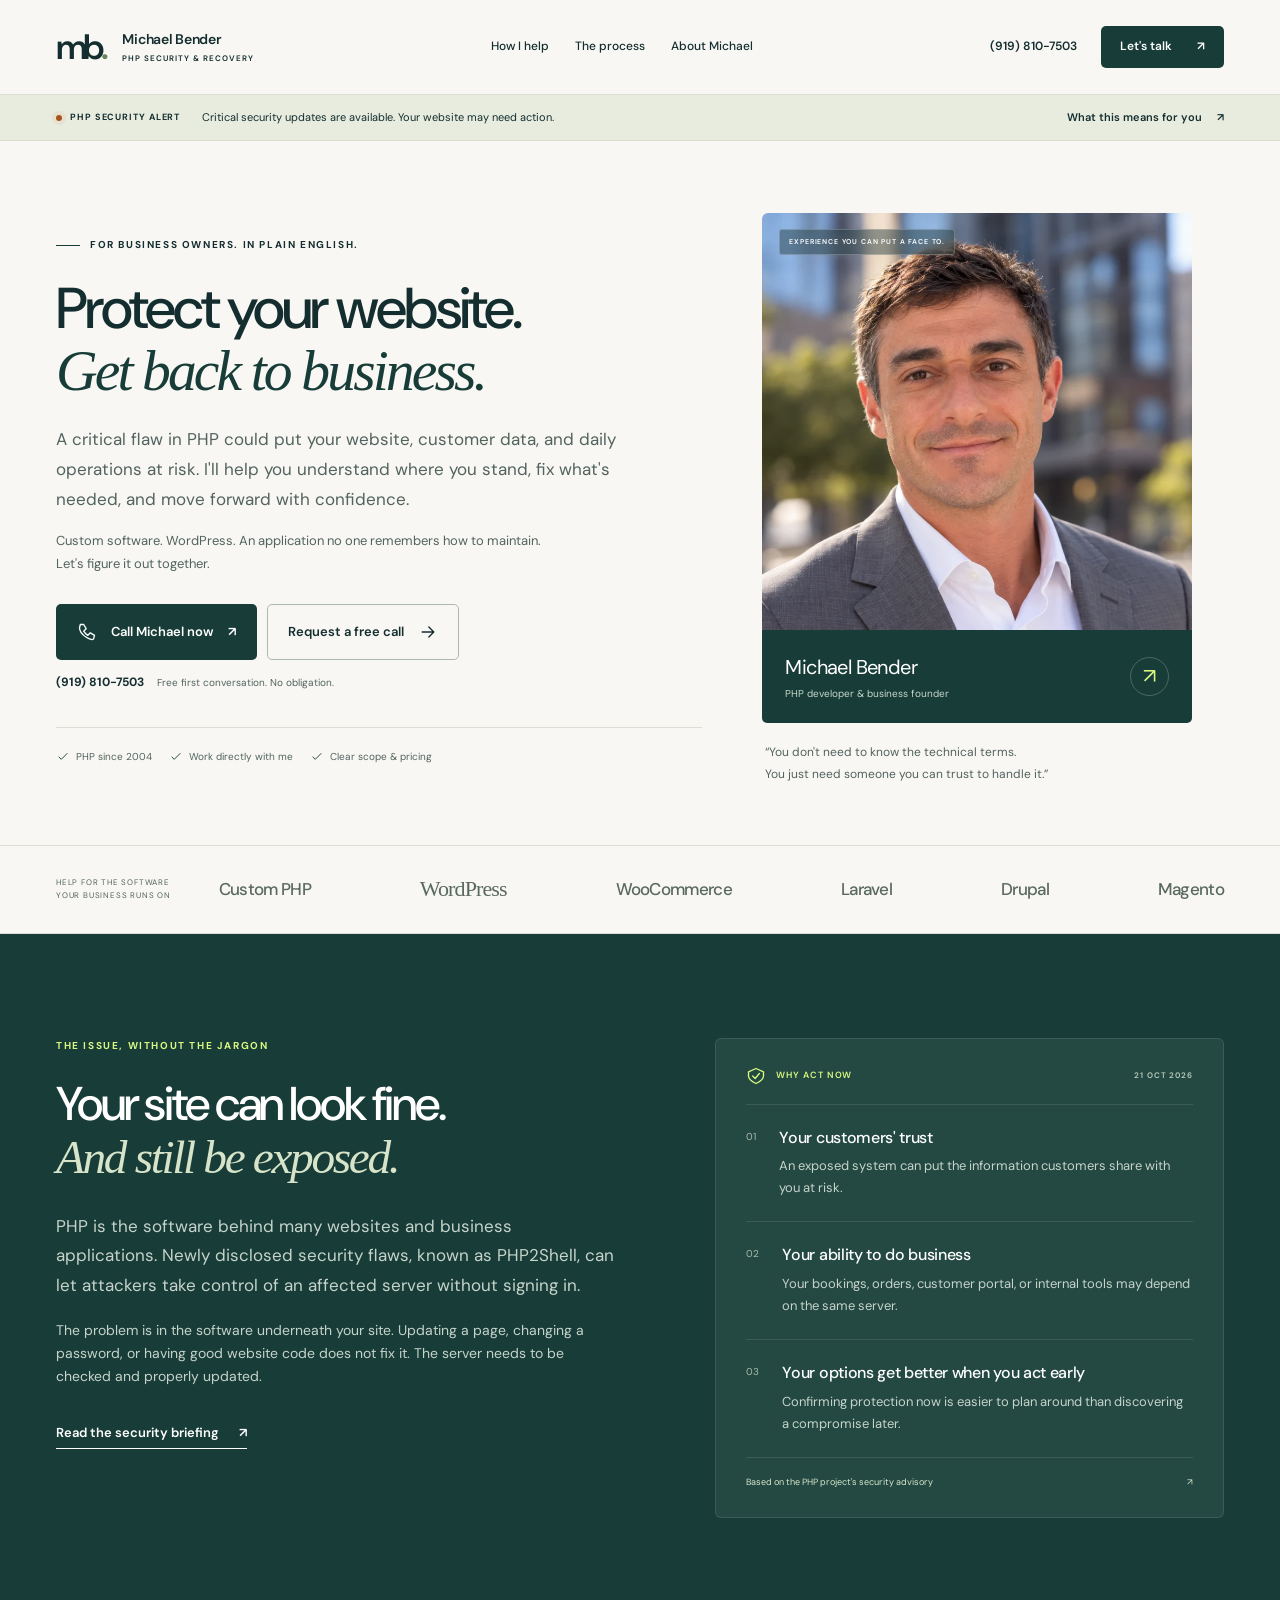
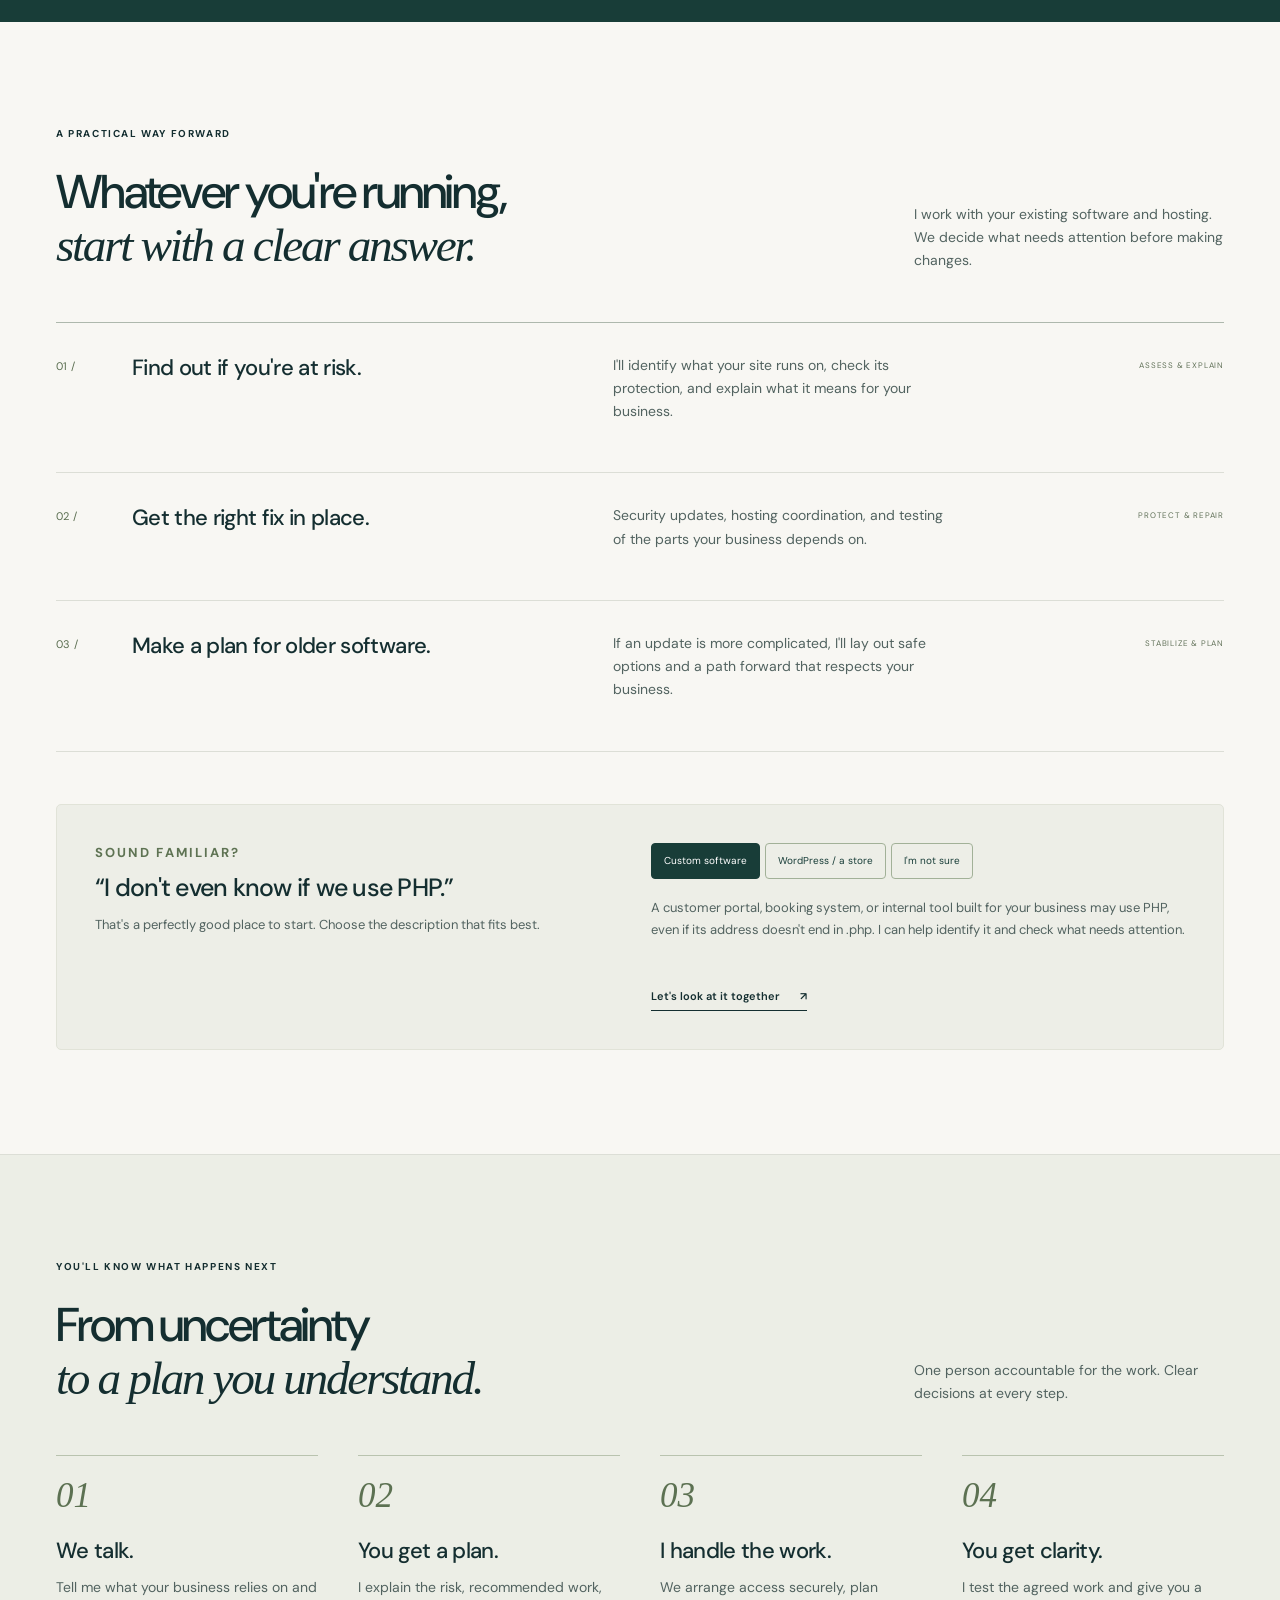
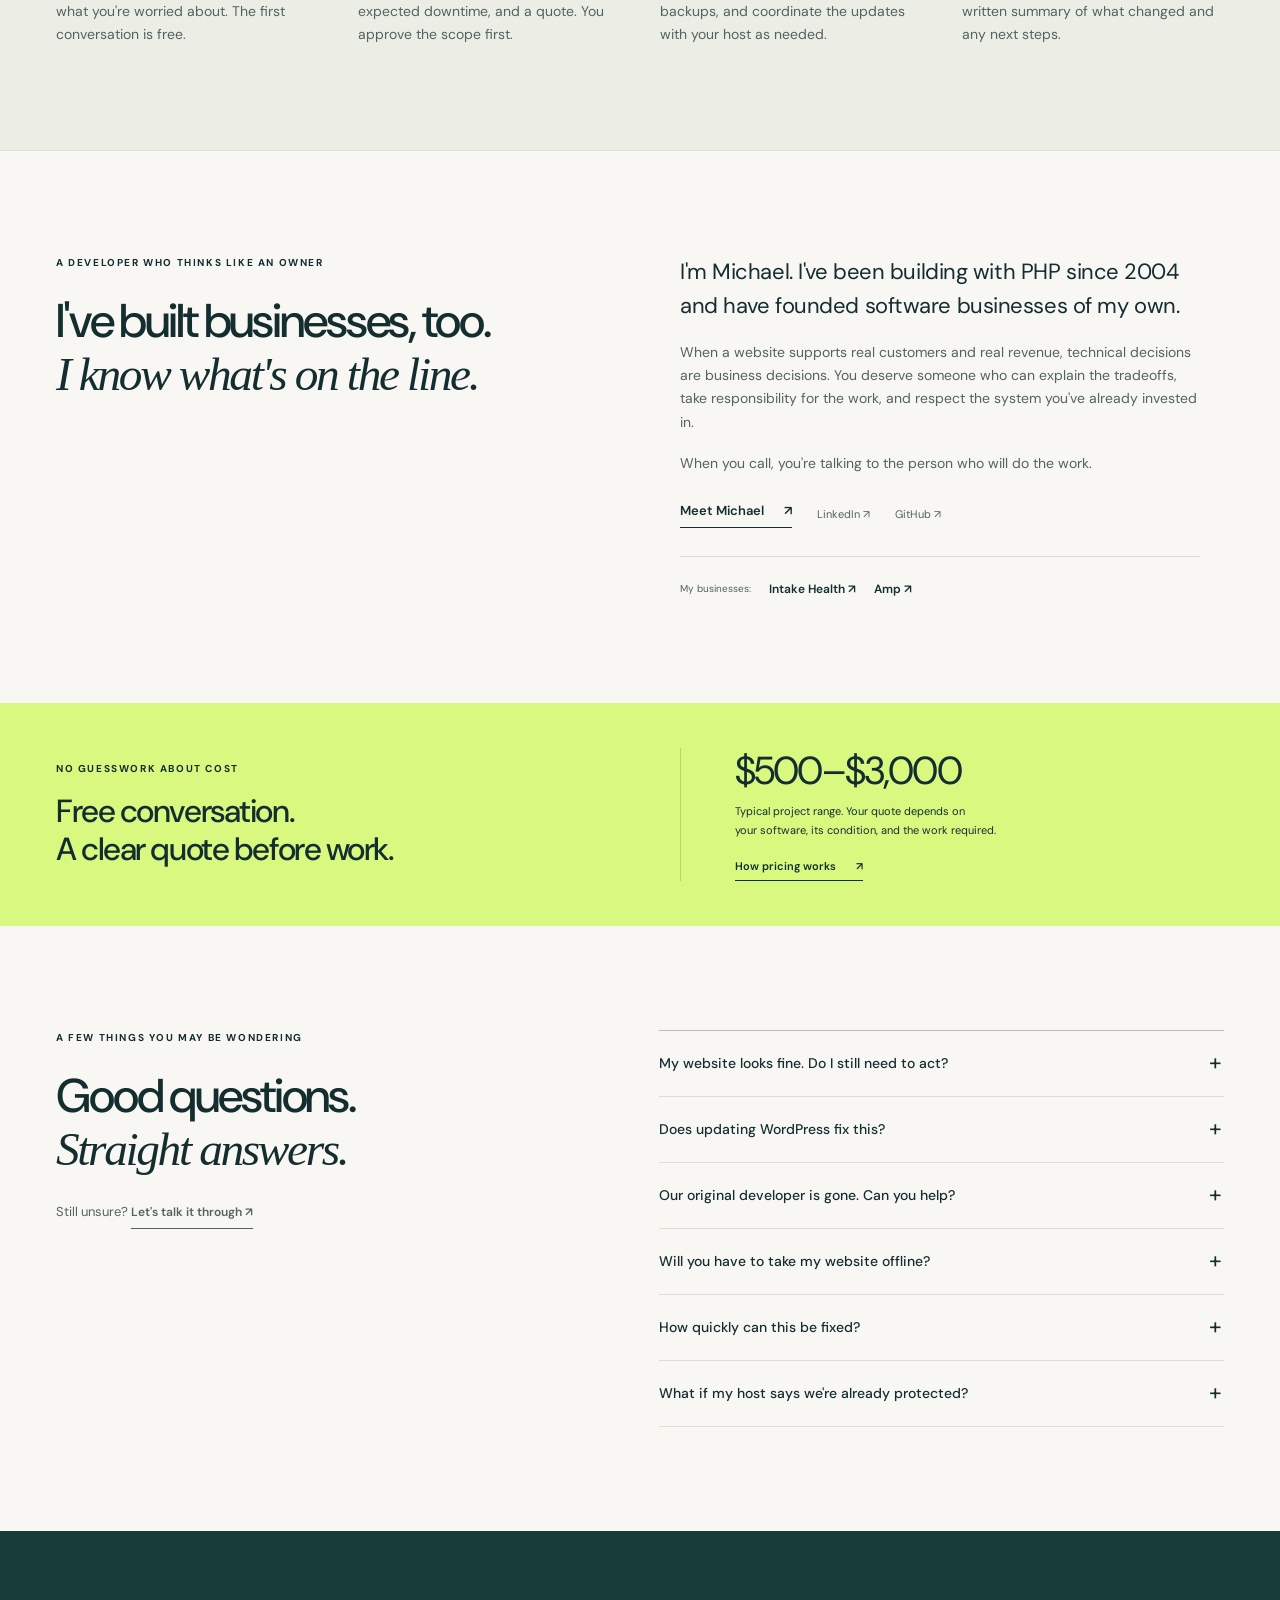
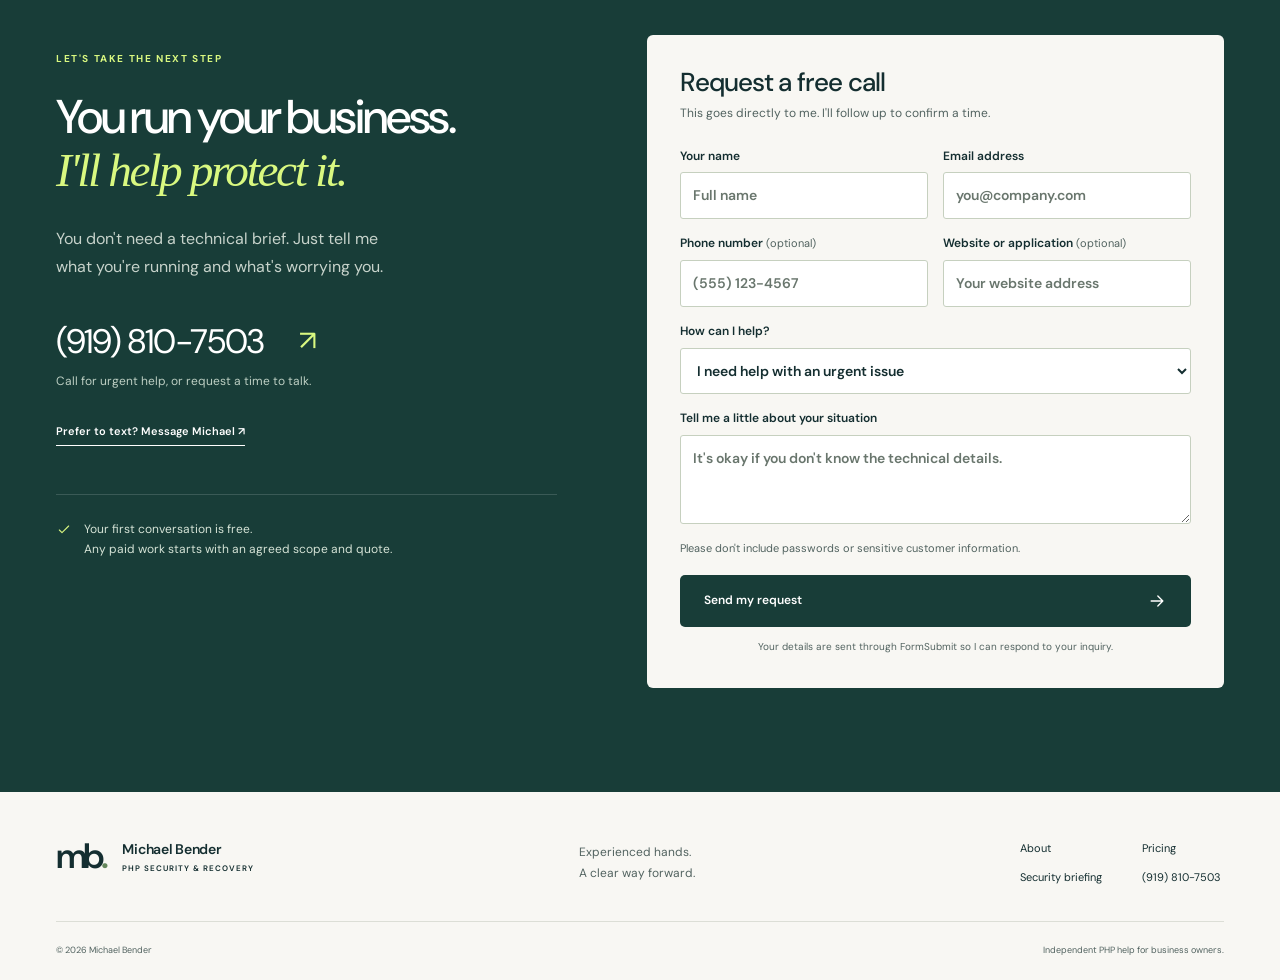
<file: index.html>
<!doctype html>
<html lang="en">
<head>
<meta charset="utf-8"><meta name="viewport" content="width=device-width, initial-scale=1">
<title>PHP Website Security & Emergency Help | Michael Bender</title>
<meta name="description" content="Your business relies on your website. Get clear answers and hands-on PHP security help directly from Michael Bender. Building with PHP since 2004. Free consultation: (919) 810-7503.">
<link rel="canonical" href="https://michaelbender.net/"><meta name="robots" content="index,follow,max-image-preview:large"><meta name="theme-color" content="#183d38">
<meta property="og:type" content="website"><meta property="og:url" content="https://michaelbender.net/"><meta property="og:title" content="Protect your website. Get back to business. | Michael Bender"><meta property="og:description" content="Clear answers. Hands-on PHP security help. Work directly with a developer and business founder who has built with PHP since 2004."><meta property="og:image" content="https://michaelbender.net/img/og.jpg">
<meta property="og:image:width" content="1200"><meta property="og:image:height" content="630"><meta name="twitter:card" content="summary_large_image"><meta name="twitter:title" content="PHP security help, directly from Michael Bender"><meta name="twitter:description" content="Protect your website. Get back to business. Start with a free conversation: (919) 810-7503."><meta name="twitter:image" content="https://michaelbender.net/img/og.jpg">
<link rel="icon" href="/favicon.svg" type="image/svg+xml"><link rel="alternate" type="text/plain" href="/llms.txt"><link rel="stylesheet" href="/style.css"><script src="/site.js" defer></script>
<script type="application/ld+json">{"@context":"https://schema.org","@type":"Person","@id":"https://michaelbender.net/#michael","name":"Michael Bender","url":"https://michaelbender.net/","image":"https://michaelbender.net/img/michael-bender.jpg","telephone":"+1-919-810-7503","jobTitle":"PHP Developer & Business Founder","sameAs":["https://www.linkedin.com/in/michaelbenbender/","https://github.com/mbbender","https://x.com/bender_michael"],"description":"Building with PHP since 2004. Direct, hands-on help with PHP website security, upgrades and recovery."}</script>
<script type="application/ld+json">{"@context":"https://schema.org","@type":"ProfessionalService","name":"Michael Bender — PHP Security & Recovery","url":"https://michaelbender.net/","telephone":"+1-919-810-7503","image":"https://michaelbender.net/img/michael-bender.jpg","founder":{"@id":"https://michaelbender.net/#michael"},"areaServed":"Worldwide","priceRange":"$500–$3,000 typical project range; quoted individually","serviceType":["PHP security assessment","PHP security updates","Legacy PHP upgrades","Website recovery"]}</script>
</head>
<body>
<a class="skip" href="#main">Skip to content</a>
<svg class="icon-definitions" xmlns="http://www.w3.org/2000/svg" aria-hidden="true"><defs><symbol id="arrow" viewBox="0 0 24 24"><path d="M5 12h14m-6-6 6 6-6 6"/></symbol><symbol id="check" viewBox="0 0 24 24"><path d="m5 12 4 4L19 6"/></symbol><symbol id="phone" viewBox="0 0 24 24"><path d="m8 3 3 5-3 3a16 16 0 0 0 5 5l3-3 5 3-1 4c-1 4-17-4-17-13l1-4z"/></symbol><symbol id="shield" viewBox="0 0 24 24"><path d="M12 3 3 7v5c0 5 9 9 9 9s9-4 9-9V7z"/><path d="m8 12 3 3 5-6"/></symbol></defs></svg>
<header class="site-header"><div class="wrap header-inner"><a class="brand" href="/" aria-label="Michael Bender home"><span class="brand-mark">mb<span>.</span></span><span>Michael Bender<small>PHP SECURITY & RECOVERY</small></span></a><nav class="desktop-nav" aria-label="Primary"><a href="#services">How I help</a><a href="#process">The process</a><a href="/about/">About Michael</a></nav><a class="header-call" href="tel:+19198107503">(919) 810-7503</a><a class="btn btn-dark header-cta" href="#contact">Let's talk <span aria-hidden="true">↗</span></a><button class="menu-toggle" data-menu-toggle aria-controls="mobile-menu" aria-expanded="false" aria-label="Open menu"><span></span><span></span></button></div><nav id="mobile-menu" class="mobile-menu" aria-label="Mobile" hidden><a href="#services">How I help</a><a href="#process">The process</a><a href="/about/">About Michael</a><a href="/pricing/">Pricing</a><a href="/updates/">Security briefing</a><a href="#contact">Request a free call</a></nav></header>
<main id="main">
<div class="security-notice"><div class="wrap notice-inner"><span class="notice-label"><span class="status-dot"></span>PHP SECURITY ALERT</span><span>Critical security updates are available. Your website may need action.</span><a href="#risk">What this means for you <span aria-hidden="true">↗</span></a></div></div>
<section class="hero"><div class="wrap hero-grid"><div class="hero-copy"><p class="eyebrow"><span class="eyebrow-line"></span>FOR BUSINESS OWNERS. IN PLAIN ENGLISH.</p><h1>Protect your website.<br><em>Get back to business.</em></h1><p class="lead">A critical flaw in PHP could put your website, customer data, and daily operations at risk. I'll help you understand where you stand, fix what's needed, and move forward with confidence.</p><p class="hero-reassurance">Custom software. WordPress. An application no one remembers how to maintain. Let's figure it out together.</p><div class="button-row"><a class="btn btn-dark" href="tel:+19198107503"><svg class="icon" aria-hidden="true"><use href="#phone"/></svg>Call Michael now <span aria-hidden="true">↗</span></a><a class="btn btn-outline" href="#contact">Request a free call <svg class="icon" aria-hidden="true"><use href="#arrow"/></svg></a></div><p class="hero-phone"><a href="tel:+19198107503">(919) 810-7503</a><span>Free first conversation. No obligation.</span></p><div class="hero-proof"><span><svg class="icon" aria-hidden="true"><use href="#check"/></svg>PHP since 2004</span><span><svg class="icon" aria-hidden="true"><use href="#check"/></svg>Work directly with me</span><span><svg class="icon" aria-hidden="true"><use href="#check"/></svg>Clear scope & pricing</span></div></div><div class="hero-person"><div class="portrait-frame"><img src="/img/michael-bender.webp" width="1000" height="801" alt="Michael Bender, PHP developer and business founder" fetchpriority="high"><span class="portrait-caption">EXPERIENCE YOU CAN PUT A FACE TO.</span></div><div class="person-card"><div><p class="person-name">Michael Bender</p><p>PHP developer & business founder</p></div><span class="person-symbol" aria-hidden="true">↗</span></div><p class="portrait-note">“You don't need to know the technical terms.<br>You just need someone you can trust to handle it.”</p></div></div></section>
<div class="platform-rail"><div class="wrap"><span>HELP FOR THE SOFTWARE<br>YOUR BUSINESS RUNS ON</span><div class="platform-names"><span>Custom PHP</span><span class="wordpress">WordPress</span><span>WooCommerce</span><span>Laravel</span><span>Drupal</span><span>Magento</span></div></div></div>
<section class="section risk-section" id="risk"><div class="wrap risk-grid"><div><p class="eyebrow">THE ISSUE, WITHOUT THE JARGON</p><h2>Your site can look fine.<br><em>And still be exposed.</em></h2><p class="section-intro">PHP is the software behind many websites and business applications. Newly disclosed security flaws, known as PHP2Shell, can let attackers take control of an affected server without signing in.</p><p>The problem is in the software underneath your site. Updating a page, changing a password, or having good website code does not fix it. The server needs to be checked and properly updated.</p><a class="text-link light" href="/updates/">Read the security briefing <span aria-hidden="true">↗</span></a></div><div class="risk-detail"><div class="risk-summary"><svg class="icon" aria-hidden="true"><use href="#shield"/></svg><span>WHY ACT NOW</span><time datetime="2026-10-21">21 OCT 2026</time></div><div class="risk-item"><span>01</span><div><h3>Your customers' trust</h3><p>An exposed system can put the information customers share with you at risk.</p></div></div><div class="risk-item"><span>02</span><div><h3>Your ability to do business</h3><p>Your bookings, orders, customer portal, or internal tools may depend on the same server.</p></div></div><div class="risk-item"><span>03</span><div><h3>Your options get better when you act early</h3><p>Confirming protection now is easier to plan around than discovering a compromise later.</p></div></div><a class="source-link" href="https://www.php.net/archive/2026.php" target="_blank" rel="noopener">Based on the PHP project's security advisory <span aria-hidden="true">↗</span></a></div></div></section>
<section class="section" id="services"><div class="wrap"><div class="section-heading"><div><p class="eyebrow">A PRACTICAL WAY FORWARD</p><h2>Whatever you're running,<br><em>start with a clear answer.</em></h2></div><p>I work with your existing software and hosting. We decide what needs attention before making changes.</p></div><div class="service-list"><article class="service-row"><span class="number">01 /</span><h3>Find out if you're at risk.</h3><p>I'll identify what your site runs on, check its protection, and explain what it means for your business.</p><span class="service-tag">ASSESS & EXPLAIN</span></article><article class="service-row"><span class="number">02 /</span><h3>Get the right fix in place.</h3><p>Security updates, hosting coordination, and testing of the parts your business depends on.</p><span class="service-tag">PROTECT & REPAIR</span></article><article class="service-row"><span class="number">03 /</span><h3>Make a plan for older software.</h3><p>If an update is more complicated, I'll lay out safe options and a path forward that respects your business.</p><span class="service-tag">STABILIZE & PLAN</span></article></div><div class="software-check"><div><p class="eyebrow">SOUND FAMILIAR?</p><h3>“I don't even know if we use PHP.”</h3><p>That's a perfectly good place to start. Choose the description that fits best.</p></div><div class="software-options"><div class="choice-buttons" role="group" aria-label="What kind of software do you use?"><button type="button" class="choice active" data-software="custom" aria-pressed="true">Custom software</button><button type="button" class="choice" data-software="wordpress" aria-pressed="false">WordPress / a store</button><button type="button" class="choice" data-software="unsure" aria-pressed="false">I'm not sure</button></div><p id="software-answer" aria-live="polite">A customer portal, booking system, or internal tool built for your business may use PHP, even if its address doesn't end in .php. I can help identify it and check what needs attention.</p><a class="text-link" href="#contact">Let's look at it together <span aria-hidden="true">↗</span></a></div></div></div></section>
<section class="section process-section" id="process"><div class="wrap"><div class="section-heading"><div><p class="eyebrow">YOU'LL KNOW WHAT HAPPENS NEXT</p><h2>From uncertainty<br><em>to a plan you understand.</em></h2></div><p>One person accountable for the work. Clear decisions at every step.</p></div><ol class="process-grid"><li><span class="step-index">01</span><h3>We talk.</h3><p>Tell me what your business relies on and what you're worried about. The first conversation is free.</p></li><li><span class="step-index">02</span><h3>You get a plan.</h3><p>I explain the risk, recommended work, expected downtime, and a quote. You approve the scope first.</p></li><li><span class="step-index">03</span><h3>I handle the work.</h3><p>We arrange access securely, plan backups, and coordinate the updates with your host as needed.</p></li><li><span class="step-index">04</span><h3>You get clarity.</h3><p>I test the agreed work and give you a written summary of what changed and any next steps.</p></li></ol></div></section>
<section class="section founder-section" id="about"><div class="wrap founder-grid"><div><p class="eyebrow">A DEVELOPER WHO THINKS LIKE AN OWNER</p><h2>I've built businesses, too.<br><em>I know what's on the line.</em></h2></div><div class="founder-copy"><p class="large-copy">I'm Michael. I've been building with PHP since 2004 and have founded software businesses of my own.</p><p>When a website supports real customers and real revenue, technical decisions are business decisions. You deserve someone who can explain the tradeoffs, take responsibility for the work, and respect the system you've already invested in.</p><p>When you call, you're talking to the person who will do the work.</p><div class="founder-links"><a class="text-link" href="/about/">Meet Michael <span aria-hidden="true">↗</span></a><a href="https://www.linkedin.com/in/michaelbenbender/" target="_blank" rel="noopener">LinkedIn ↗</a><a href="https://github.com/mbbender" target="_blank" rel="noopener">GitHub ↗</a></div><p class="business-links">My businesses: <a href="https://intake.health" target="_blank" rel="noopener">Intake Health ↗</a><a href="https://www.ampemployee.com" target="_blank" rel="noopener">Amp ↗</a></p></div></div></section>
<section class="pricing-strip"><div class="wrap pricing-inner"><div><p class="eyebrow">NO GUESSWORK ABOUT COST</p><h2>Free conversation.<br>A clear quote before work.</h2></div><div class="pricing-range"><span class="price">$500–$3,000</span><p>Typical project range. Your quote depends on<br>your software, its condition, and the work required.</p><a class="text-link" href="/pricing/">How pricing works <span aria-hidden="true">↗</span></a></div></div></section>
<section class="section faq-section" id="faq"><div class="wrap faq-grid"><div><p class="eyebrow">A FEW THINGS YOU MAY BE WONDERING</p><h2>Good questions.<br><em>Straight answers.</em></h2><p>Still unsure? <a class="text-link" href="tel:+19198107503">Let's talk it through ↗</a></p></div><div class="faq-list"><details><summary>My website looks fine. Do I still need to act?</summary><p>Yes, you should confirm whether it is protected. This issue can affect the server without changing how your website looks. An assessment checks the PHP version and any fixes your hosting provider has applied.</p></details><details><summary>Does updating WordPress fix this?</summary><p>A WordPress update alone does not update the PHP software on your server. Your hosting provider may have applied the fix already. I can help confirm that and coordinate any work still needed.</p></details><details><summary>Our original developer is gone. Can you help?</summary><p>Yes. Start with what you have: your website address, hosting provider, or the name of the application. We'll work out how it is hosted and what access is needed. Don't send passwords through the form.</p></details><details><summary>Will you have to take my website offline?</summary><p>That depends on the exposure and how safely it can be updated. I'll explain the options and any expected interruption before we agree on the work. If the risk calls for a temporary pause, we'll discuss it directly.</p></details><details><summary>How quickly can this be fixed?</summary><p>It depends on your hosting, PHP version, application, and whether there are signs of a compromise. A straightforward update may take a few hours; older or affected systems can need more work. Call me to discuss urgency and current availability.</p></details><details><summary>What if my host says we're already protected?</summary><p>Ask them to confirm that the fix is applied to the PHP version serving your website, including any vendor-provided patch. If you have written confirmation and everything is covered, you may not need additional work. I'm happy to help you understand their answer.</p></details></div></div></section>
<section class="section contact-section" id="contact"><div class="wrap contact-grid"><div class="contact-copy"><p class="eyebrow">LET'S TAKE THE NEXT STEP</p><h2>You run your business.<br><em>I'll help protect it.</em></h2><p class="section-intro">You don't need a technical brief. Just tell me what you're running and what's worrying you.</p><a class="contact-phone" href="tel:+19198107503">(919) 810-7503 <span aria-hidden="true">↗</span></a><p>Call for urgent help, or request a time to talk.</p><a class="text-link light" href="sms:+19198107503">Prefer to text? Message Michael ↗</a><div class="contact-assurance"><svg class="icon" aria-hidden="true"><use href="#check"/></svg><p>Your first conversation is free.<br>Any paid work starts with an agreed scope and quote.</p></div></div><form class="contact-form" action="https://formsubmit.co/michael@intake.health" method="POST"><h3>Request a free call</h3><p class="form-intro">This goes directly to me. I'll follow up to confirm a time.</p><input type="hidden" name="_subject" value="PHP website help — michaelbender.net"><input type="hidden" name="_next" value="https://michaelbender.net/thanks/"><input type="hidden" name="_template" value="table"><input type="text" name="_honey" class="hp" tabindex="-1" autocomplete="off" aria-hidden="true"><div class="form-row"><label>Your name<input name="name" required autocomplete="name" placeholder="Full name"></label><label>Email address<input name="email" type="email" required autocomplete="email" placeholder="you@company.com"></label></div><div class="form-row"><label>Phone number <span>(optional)</span><input name="phone" type="tel" autocomplete="tel" placeholder="(555) 123-4567"></label><label>Website or application <span>(optional)</span><input name="website" autocomplete="url" placeholder="Your website address"></label></div><label>How can I help?<select name="request_type" id="request-type"><option value="urgent">I need help with an urgent issue</option><option value="scheduled">I'd like to schedule a conversation</option><option value="assessment">I'd like to know if we're protected</option></select></label><div id="preferred-time" hidden><label>A good time to reach you <span>(optional)</span><input name="preferred_time" placeholder="e.g. Thursday afternoon, Eastern time"><span class="field-hint">A request, not a confirmed appointment. I'll confirm with you.</span></label></div><label>Tell me a little about your situation<textarea name="message" rows="3" required placeholder="It's okay if you don't know the technical details."></textarea></label><p class="form-note">Please don't include passwords or sensitive customer information.</p><button class="btn btn-dark" type="submit">Send my request <svg class="icon" aria-hidden="true"><use href="#arrow"/></svg></button><p class="privacy-note">Your details are sent through FormSubmit so I can respond to your inquiry.</p></form></div></section>
</main>
<footer class="site-footer"><div class="wrap"><div class="footer-inner"><a class="brand" href="/"><span class="brand-mark">mb<span>.</span></span><span>Michael Bender<small>PHP SECURITY & RECOVERY</small></span></a><p>Experienced hands.<br>A clear way forward.</p><div class="footer-links"><a href="/about/">About</a><a href="/pricing/">Pricing</a><a href="/updates/">Security briefing</a><a href="tel:+19198107503">(919) 810-7503</a></div></div><div class="footer-bottom"><span>© <span data-year>2026</span> Michael Bender</span><span>Independent PHP help for business owners.</span></div></div></footer>
<div class="mobile-contact"><a href="tel:+19198107503">Call Michael ↗</a><a href="#contact">Request a free call ↗</a></div>
</body></html>
</file>
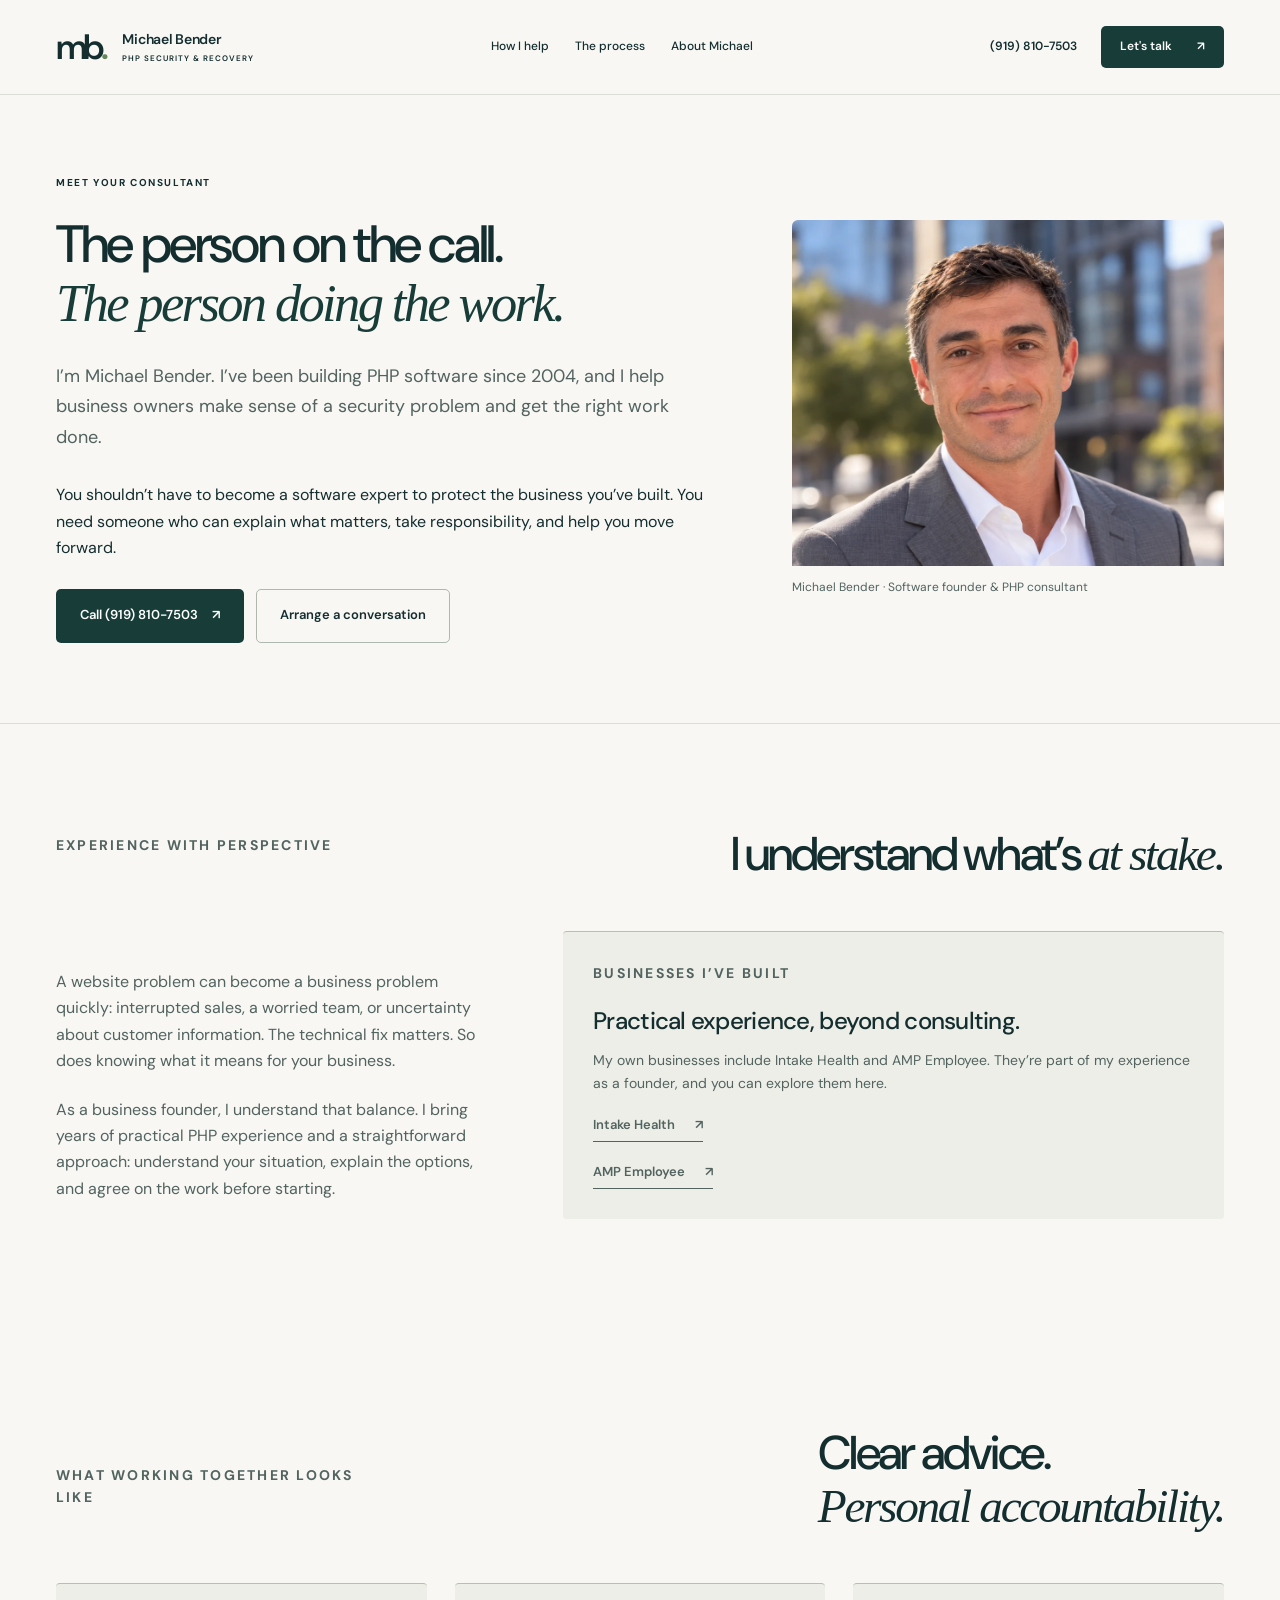
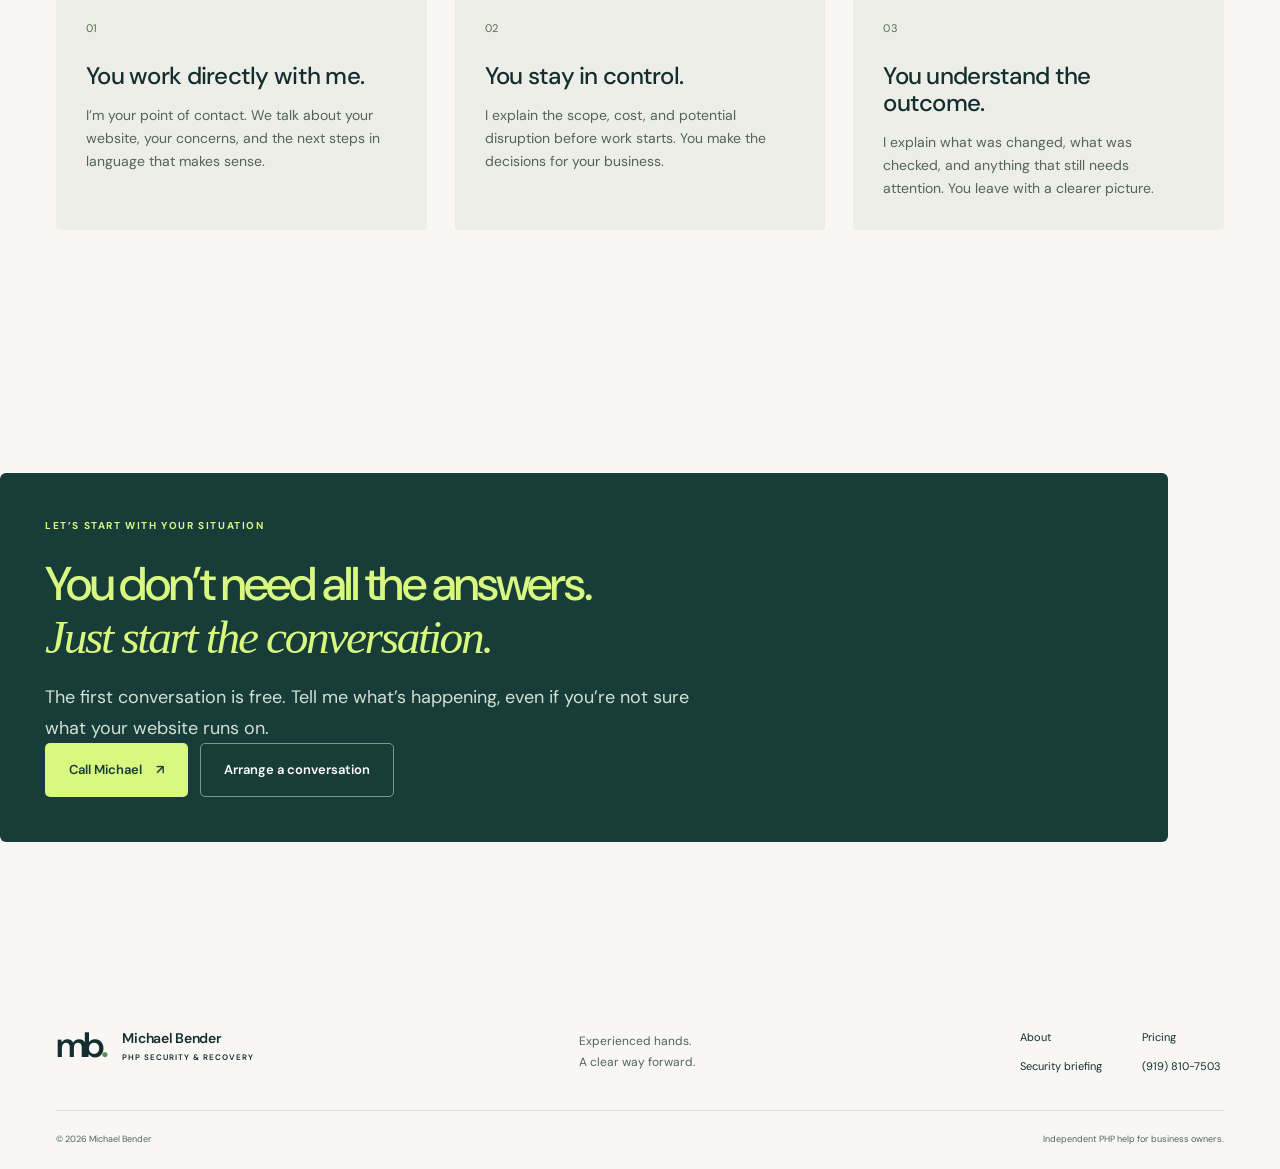
<file: about/index.html>
<!doctype html>
<html lang="en">
<head>
  <meta charset="utf-8">
  <meta name="viewport" content="width=device-width, initial-scale=1">
  <title>About Michael Bender | PHP experience since 2004</title>
  <meta name="description" content="Work directly with Michael Bender, a software founder building with PHP since 2004. Clear advice and hands-on help for your business website.">
  <link rel="canonical" href="https://michaelbender.net/about/">
  <meta name="robots" content="index,follow,max-image-preview:large">
  <meta property="og:type" content="website">
  <meta property="og:url" content="https://michaelbender.net/about/">
  <meta property="og:title" content="About Michael Bender | PHP experience since 2004">
  <meta property="og:description" content="Work directly with Michael Bender, a software founder building with PHP since 2004. Clear advice and hands-on help for your business website.">
  <meta property="og:image" content="https://michaelbender.net/img/og.jpg">
  <meta property="og:image:width" content="1200"><meta property="og:image:height" content="630"><meta name="twitter:card" content="summary_large_image">
  <meta name="twitter:title" content="About Michael Bender | PHP experience since 2004">
  <meta name="twitter:description" content="Work directly with Michael Bender, a software founder building with PHP since 2004. Clear advice and hands-on help for your business website.">
  <meta name="twitter:image" content="https://michaelbender.net/img/og.jpg">
  <meta name="theme-color" content="#f6f5f1">
  <link rel="icon" href="/favicon.svg" type="image/svg+xml">
  <link rel="alternate" type="text/plain" href="/llms.txt">
  <link rel="stylesheet" href="/style.css">
  <script src="/site.js" defer></script>
  <script type="application/ld+json">{"@context": "https://schema.org", "@type": "Person", "@id": "https://michaelbender.net/#michael", "name": "Michael Bender", "url": "https://michaelbender.net/about/", "image": "https://michaelbender.net/img/michael-bender.webp", "telephone": "+1-919-810-7503", "jobTitle": "PHP Security Consultant", "sameAs": ["https://x.com/bender_michael"], "knowsAbout": ["PHP", "Website security", "Legacy PHP software"], "description": "Software founder building with PHP since 2004 and helping business owners assess, update, and recover their PHP websites."}</script>
</head>
<body>
  <a class="skip" href="#main">Skip to content</a>
  <header class="site-header"><div class="wrap header-inner"><a class="brand" href="/" aria-label="Michael Bender home"><span class="brand-mark">mb<span>.</span></span><span>Michael Bender<small>PHP SECURITY & RECOVERY</small></span></a><nav class="desktop-nav" aria-label="Primary"><a href="/#services">How I help</a><a href="/#process">The process</a><a href="/about/">About Michael</a></nav><a class="header-call" href="tel:+19198107503">(919) 810-7503</a><a class="btn btn-dark header-cta" href="/#contact">Let's talk <span aria-hidden="true">↗</span></a><button class="menu-toggle" data-menu-toggle aria-controls="mobile-menu" aria-expanded="false" aria-label="Open menu"><span></span><span></span></button></div><nav id="mobile-menu" class="mobile-menu" aria-label="Mobile" hidden><a href="/#services">How I help</a><a href="/#process">The process</a><a href="/about/">About Michael</a><a href="/pricing/">Pricing</a><a href="/updates/">Security briefing</a><a href="/#contact">Request a free call</a></nav></header>
  <main id="main">
    <section class="page-hero about-intro">
      <div class="wrap about-layout">
        <div>
          <p class="eyebrow">MEET YOUR CONSULTANT</p>
          <h1>The person on the call.<br><em>The person doing the work.</em></h1>
          <p class="lead">I’m Michael Bender. I’ve been building PHP software since 2004, and I help business owners make sense of a security problem and get the right work done.</p>
          <p>You shouldn’t have to become a software expert to protect the business you’ve built. You need someone who can explain what matters, take responsibility, and help you move forward.</p>
          <div class="button-row"><a class="btn btn-dark" href="tel:+19198107503">Call (919) 810-7503 <span aria-hidden="true">↗</span></a><a class="btn btn-outline" href="/#contact">Arrange a conversation</a></div>
        </div>
        <figure class="portrait"><img src="/img/michael-bender.webp" width="1000" height="801" alt="Michael Bender"><figcaption>Michael Bender · Software founder &amp; PHP consultant</figcaption></figure>
      </div>
    </section>
    <section class="section">
      <div class="wrap">
        <div class="section-heading"><p class="eyebrow">EXPERIENCE WITH PERSPECTIVE</p><h2>I understand what’s <em>at stake.</em></h2></div>
        <div class="about-layout">
          <div class="prose"><p>A website problem can become a business problem quickly: interrupted sales, a worried team, or uncertainty about customer information. The technical fix matters. So does knowing what it means for your business.</p><p>As a business founder, I understand that balance. I bring years of practical PHP experience and a straightforward approach: understand your situation, explain the options, and agree on the work before starting.</p></div>
          <div class="info-card"><p class="eyebrow">BUSINESSES I’VE BUILT</p><h3>Practical experience, beyond consulting.</h3><p>My own businesses include Intake Health and AMP Employee. They’re part of my experience as a founder, and you can explore them here.</p><p><a class="text-link" href="https://intake.health" target="_blank" rel="noopener noreferrer">Intake Health <span aria-hidden="true">↗</span></a></p><p><a class="text-link" href="https://www.ampemployee.com" target="_blank" rel="noopener noreferrer">AMP Employee <span aria-hidden="true">↗</span></a></p></div>
        </div>
      </div>
    </section>
    <section class="section">
      <div class="wrap">
        <div class="section-heading"><p class="eyebrow">WHAT WORKING TOGETHER LOOKS LIKE</p><h2>Clear advice.<br><em>Personal accountability.</em></h2></div>
        <div class="grid-three">
          <article class="info-card"><span class="number">01</span><h3>You work directly with me.</h3><p>I’m your point of contact. We talk about your website, your concerns, and the next steps in language that makes sense.</p></article>
          <article class="info-card"><span class="number">02</span><h3>You stay in control.</h3><p>I explain the scope, cost, and potential disruption before work starts. You make the decisions for your business.</p></article>
          <article class="info-card"><span class="number">03</span><h3>You understand the outcome.</h3><p>I explain what was changed, what was checked, and anything that still needs attention. You leave with a clearer picture.</p></article>
        </div>
      </div>
    </section>
    <section class="section">
      <div class="wrap price-panel"><div><p class="eyebrow">LET’S START WITH YOUR SITUATION</p><h2>You don’t need all the answers.<br><em>Just start the conversation.</em></h2><p class="lead">The first conversation is free. Tell me what’s happening, even if you’re not sure what your website runs on.</p></div><div class="button-row"><a class="btn btn-dark" href="tel:+19198107503">Call Michael <span aria-hidden="true">↗</span></a><a class="btn btn-outline" href="/#contact">Arrange a conversation</a></div></div>
    </section>
  </main>
  <footer class="site-footer"><div class="wrap"><div class="footer-inner"><a class="brand" href="/"><span class="brand-mark">mb<span>.</span></span><span>Michael Bender<small>PHP SECURITY & RECOVERY</small></span></a><p>Experienced hands.<br>A clear way forward.</p><div class="footer-links"><a href="/about/">About</a><a href="/pricing/">Pricing</a><a href="/updates/">Security briefing</a><a href="tel:+19198107503">(919) 810-7503</a></div></div><div class="footer-bottom"><span>© <span data-year>2026</span> Michael Bender</span><span>Independent PHP help for business owners.</span></div></div></footer>
  <div class="mobile-contact"><a href="tel:+19198107503">Call Michael ↗</a><a href="/#contact">Request a free call ↗</a></div>
</body>
</html>
</file>
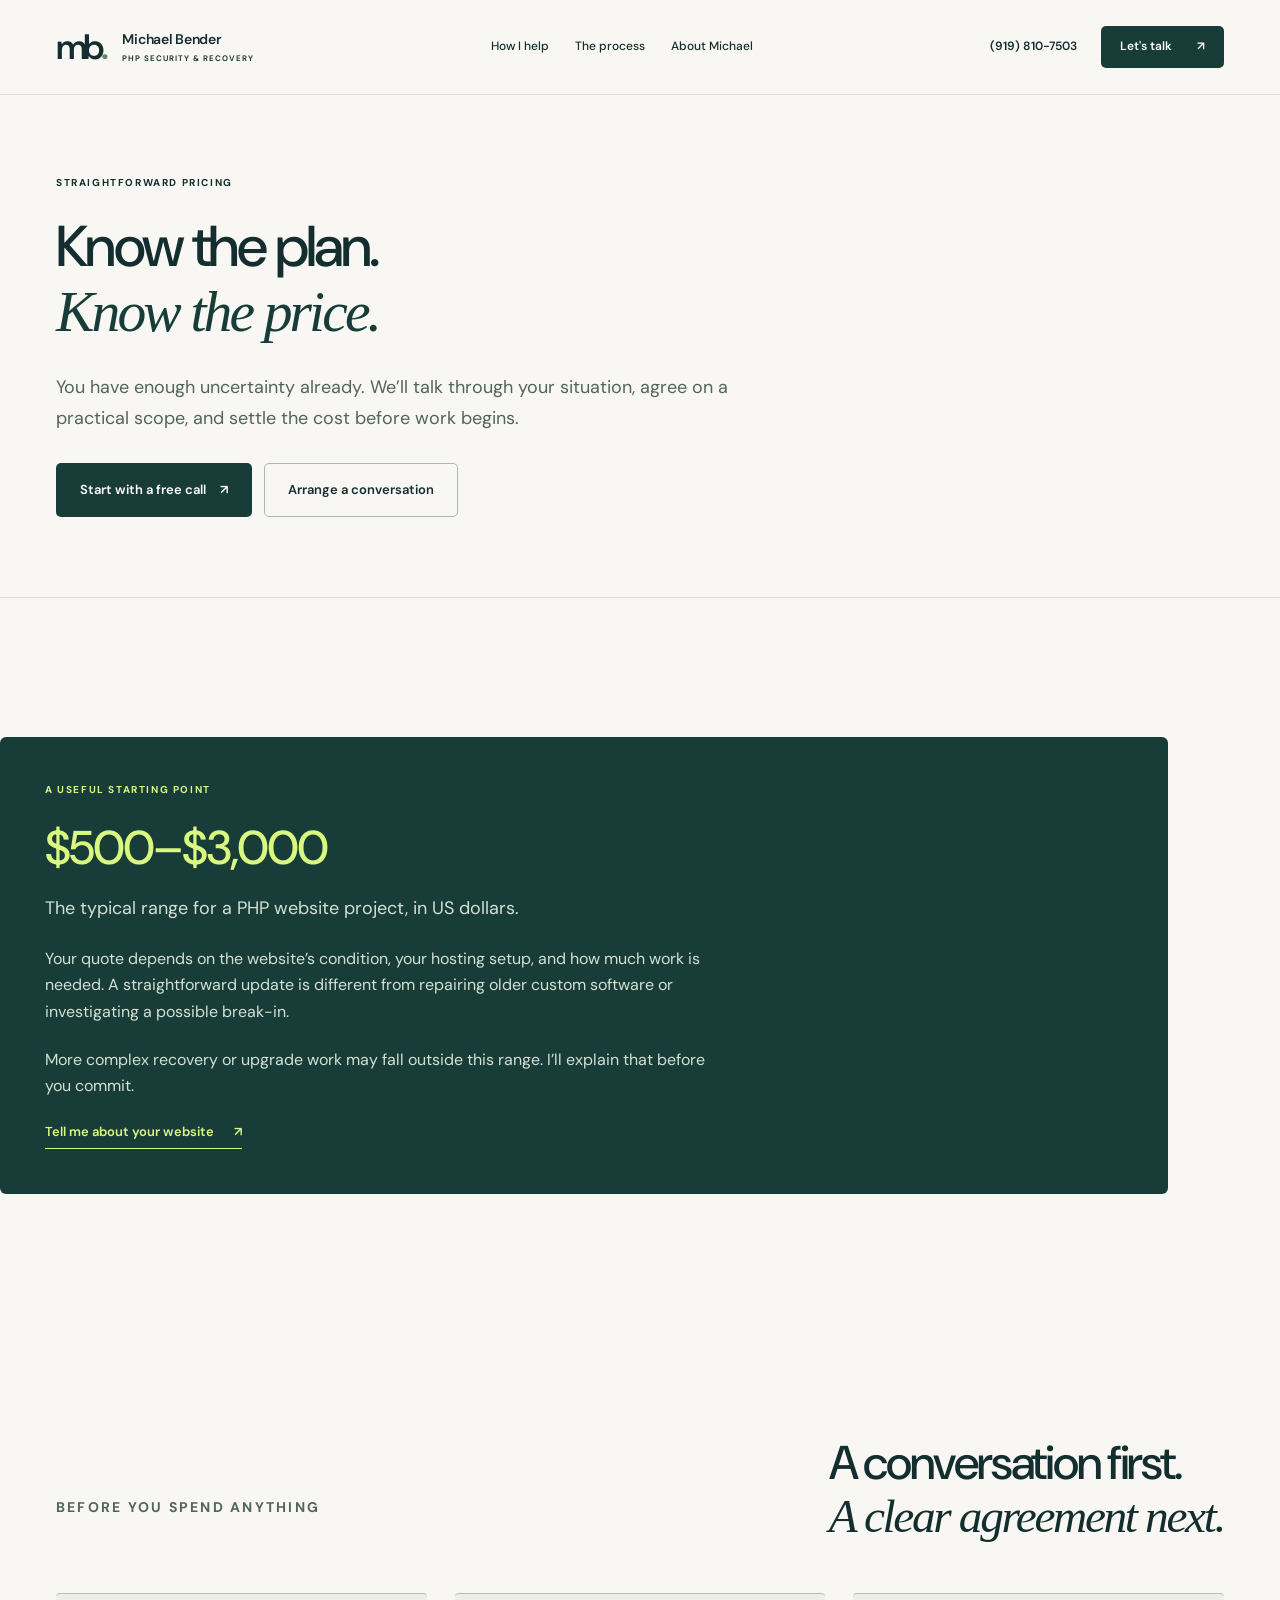
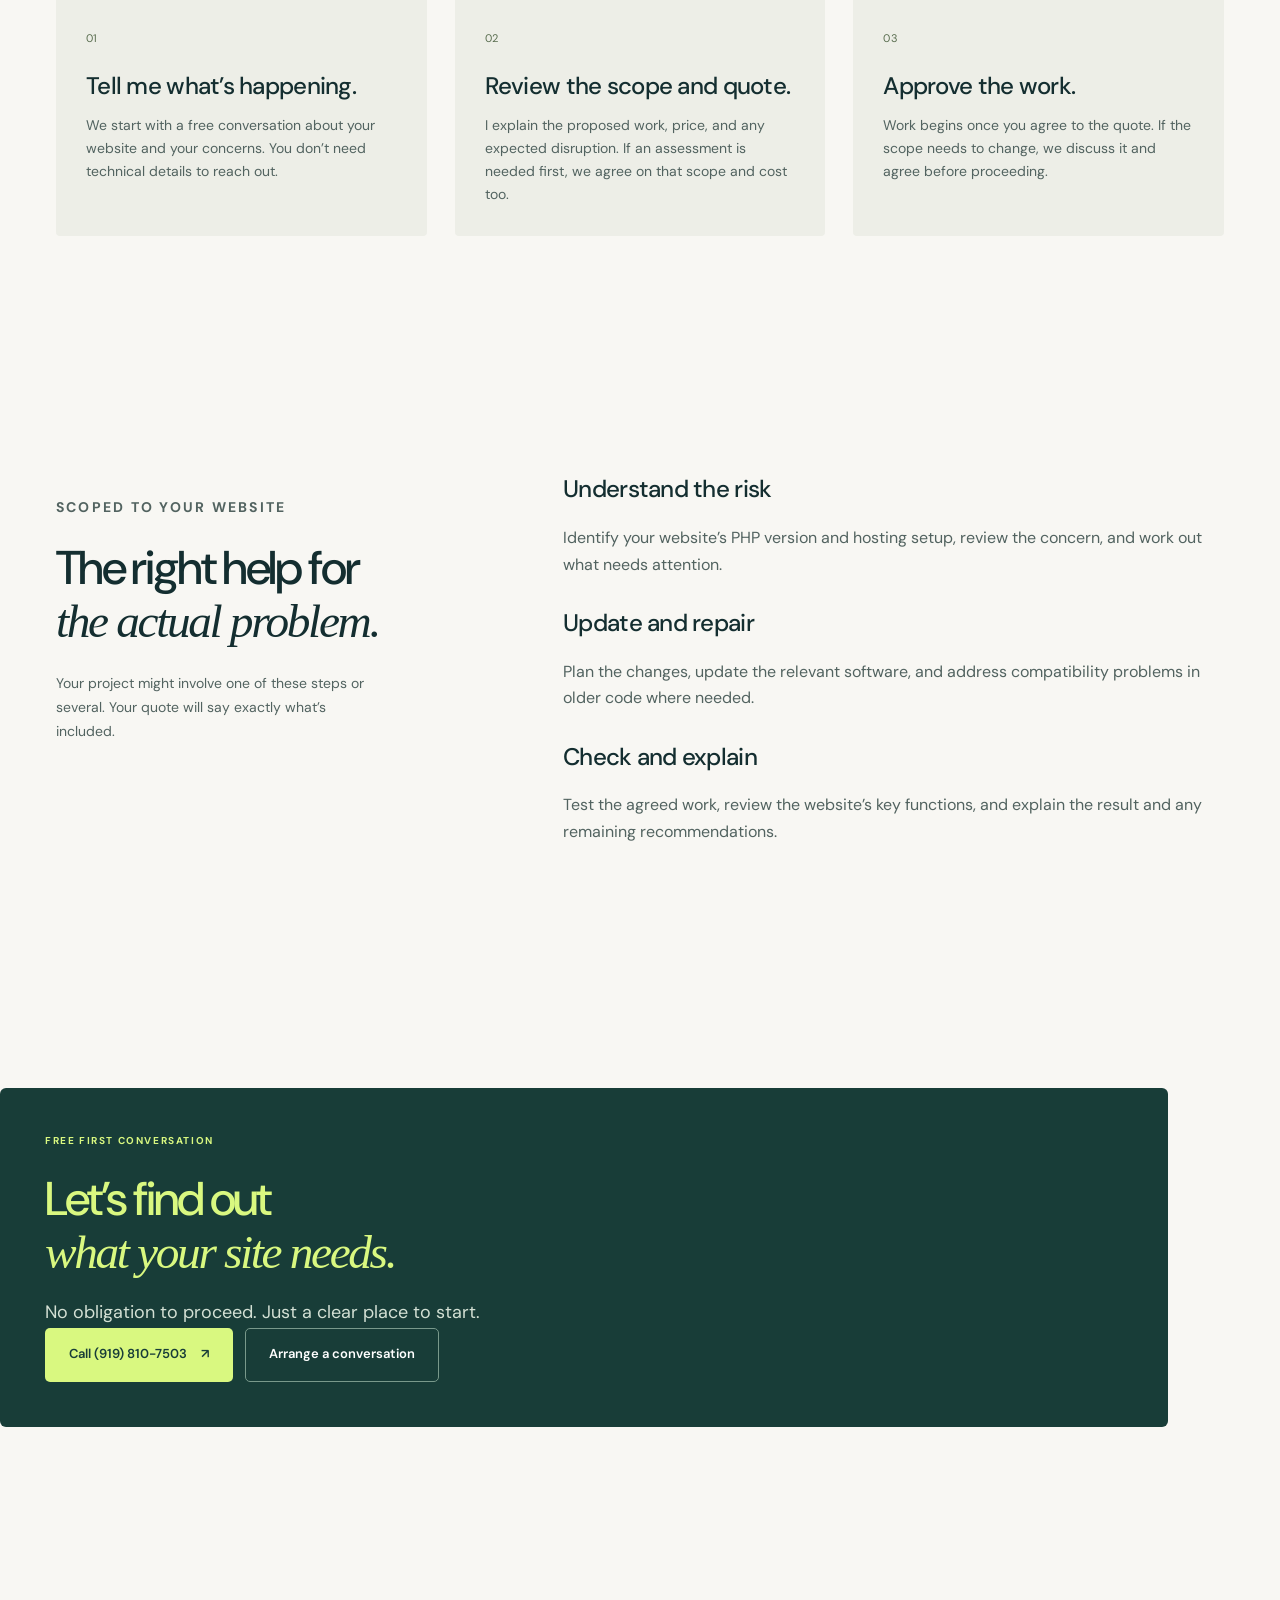
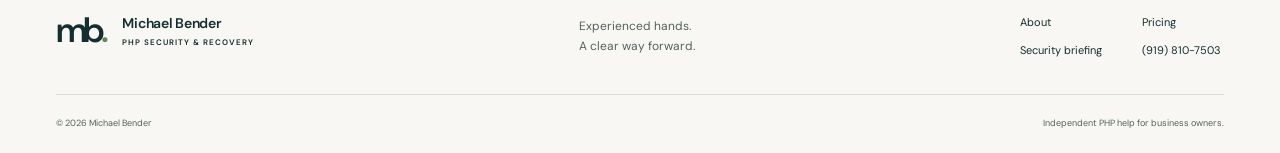
<file: pricing/index.html>
<!doctype html>
<html lang="en">
<head>
  <meta charset="utf-8">
  <meta name="viewport" content="width=device-width, initial-scale=1">
  <title>PHP Website Help & Pricing | Michael Bender</title>
  <meta name="description" content="Typical PHP website projects range from $500 to $3,000, depending on complexity. Start with a free conversation and agree on a quote before work begins.">
  <link rel="canonical" href="https://michaelbender.net/pricing/">
  <meta name="robots" content="index,follow,max-image-preview:large">
  <meta property="og:type" content="website">
  <meta property="og:url" content="https://michaelbender.net/pricing/">
  <meta property="og:title" content="PHP Website Help & Pricing | Michael Bender">
  <meta property="og:description" content="Typical PHP website projects range from $500 to $3,000, depending on complexity. Start with a free conversation and agree on a quote before work begins.">
  <meta property="og:image" content="https://michaelbender.net/img/og.jpg">
  <meta property="og:image:width" content="1200"><meta property="og:image:height" content="630"><meta name="twitter:card" content="summary_large_image">
  <meta name="twitter:title" content="PHP Website Help & Pricing | Michael Bender">
  <meta name="twitter:description" content="Typical PHP website projects range from $500 to $3,000, depending on complexity. Start with a free conversation and agree on a quote before work begins.">
  <meta name="twitter:image" content="https://michaelbender.net/img/og.jpg">
  <meta name="theme-color" content="#f6f5f1">
  <link rel="icon" href="/favicon.svg" type="image/svg+xml">
  <link rel="alternate" type="text/plain" href="/llms.txt">
  <link rel="stylesheet" href="/style.css">
  <script src="/site.js" defer></script>
  <script type="application/ld+json">{"@context": "https://schema.org", "@type": "ProfessionalService", "name": "Michael Bender PHP Security & Recovery", "url": "https://michaelbender.net/", "telephone": "+1-919-810-7503", "image": "https://michaelbender.net/img/michael-bender.webp", "founder": {"@id": "https://michaelbender.net/#michael"}, "priceRange": "$500\u2013$3,000 typical; quoted by scope", "description": "PHP website security assessments, updates, and recovery. A free initial conversation followed by an agreed scope and quote before work begins.", "serviceType": ["PHP website security assessment", "PHP updates", "Website recovery", "Legacy PHP support"]}</script>
</head>
<body>
  <a class="skip" href="#main">Skip to content</a>
  <header class="site-header"><div class="wrap header-inner"><a class="brand" href="/" aria-label="Michael Bender home"><span class="brand-mark">mb<span>.</span></span><span>Michael Bender<small>PHP SECURITY & RECOVERY</small></span></a><nav class="desktop-nav" aria-label="Primary"><a href="/#services">How I help</a><a href="/#process">The process</a><a href="/about/">About Michael</a></nav><a class="header-call" href="tel:+19198107503">(919) 810-7503</a><a class="btn btn-dark header-cta" href="/#contact">Let's talk <span aria-hidden="true">↗</span></a><button class="menu-toggle" data-menu-toggle aria-controls="mobile-menu" aria-expanded="false" aria-label="Open menu"><span></span><span></span></button></div><nav id="mobile-menu" class="mobile-menu" aria-label="Mobile" hidden><a href="/#services">How I help</a><a href="/#process">The process</a><a href="/about/">About Michael</a><a href="/pricing/">Pricing</a><a href="/updates/">Security briefing</a><a href="/#contact">Request a free call</a></nav></header>
  <main id="main">
    <section class="page-hero">
      <div class="wrap">
        <p class="eyebrow">STRAIGHTFORWARD PRICING</p>
        <h1>Know the plan.<br><em>Know the price.</em></h1>
        <p class="lead">You have enough uncertainty already. We’ll talk through your situation, agree on a practical scope, and settle the cost before work begins.</p>
        <div class="button-row"><a class="btn btn-dark" href="tel:+19198107503">Start with a free call <span aria-hidden="true">↗</span></a><a class="btn btn-outline" href="/#contact">Arrange a conversation</a></div>
      </div>
    </section>
    <section class="section">
      <div class="wrap price-panel">
        <div><p class="eyebrow">A USEFUL STARTING POINT</p><h2>$500–$3,000</h2><p class="lead">The typical range for a PHP website project, in US dollars.</p></div>
        <div class="prose"><p>Your quote depends on the website’s condition, your hosting setup, and how much work is needed. A straightforward update is different from repairing older custom software or investigating a possible break-in.</p><p>More complex recovery or upgrade work may fall outside this range. I’ll explain that before you commit.</p><a class="text-link" href="/#contact">Tell me about your website <span aria-hidden="true">↗</span></a></div>
      </div>
    </section>
    <section class="section">
      <div class="wrap">
        <div class="section-heading"><p class="eyebrow">BEFORE YOU SPEND ANYTHING</p><h2>A conversation first.<br><em>A clear agreement next.</em></h2></div>
        <div class="grid-three">
          <article class="info-card"><span class="number">01</span><h3>Tell me what’s happening.</h3><p>We start with a free conversation about your website and your concerns. You don’t need technical details to reach out.</p></article>
          <article class="info-card"><span class="number">02</span><h3>Review the scope and quote.</h3><p>I explain the proposed work, price, and any expected disruption. If an assessment is needed first, we agree on that scope and cost too.</p></article>
          <article class="info-card"><span class="number">03</span><h3>Approve the work.</h3><p>Work begins once you agree to the quote. If the scope needs to change, we discuss it and agree before proceeding.</p></article>
        </div>
      </div>
    </section>
    <section class="section">
      <div class="wrap about-layout">
        <div class="section-heading stacked-heading"><p class="eyebrow">SCOPED TO YOUR WEBSITE</p><h2>The right help for<br><em>the actual problem.</em></h2><p class="lead">Your project might involve one of these steps or several. Your quote will say exactly what’s included.</p></div>
        <div class="prose"><h3>Understand the risk</h3><p>Identify your website’s PHP version and hosting setup, review the concern, and work out what needs attention.</p><h3>Update and repair</h3><p>Plan the changes, update the relevant software, and address compatibility problems in older code where needed.</p><h3>Check and explain</h3><p>Test the agreed work, review the website’s key functions, and explain the result and any remaining recommendations.</p></div>
      </div>
    </section>
    <section class="section">
      <div class="wrap price-panel"><div><p class="eyebrow">FREE FIRST CONVERSATION</p><h2>Let’s find out<br><em>what your site needs.</em></h2><p class="lead">No obligation to proceed. Just a clear place to start.</p></div><div class="button-row"><a class="btn btn-dark" href="tel:+19198107503">Call (919) 810-7503 <span aria-hidden="true">↗</span></a><a class="btn btn-outline" href="/#contact">Arrange a conversation</a></div></div>
    </section>
  </main>
  <footer class="site-footer"><div class="wrap"><div class="footer-inner"><a class="brand" href="/"><span class="brand-mark">mb<span>.</span></span><span>Michael Bender<small>PHP SECURITY & RECOVERY</small></span></a><p>Experienced hands.<br>A clear way forward.</p><div class="footer-links"><a href="/about/">About</a><a href="/pricing/">Pricing</a><a href="/updates/">Security briefing</a><a href="tel:+19198107503">(919) 810-7503</a></div></div><div class="footer-bottom"><span>© <span data-year>2026</span> Michael Bender</span><span>Independent PHP help for business owners.</span></div></div></footer>
  <div class="mobile-contact"><a href="tel:+19198107503">Call Michael ↗</a><a href="/#contact">Request a free call ↗</a></div>
</body>
</html>
</file>
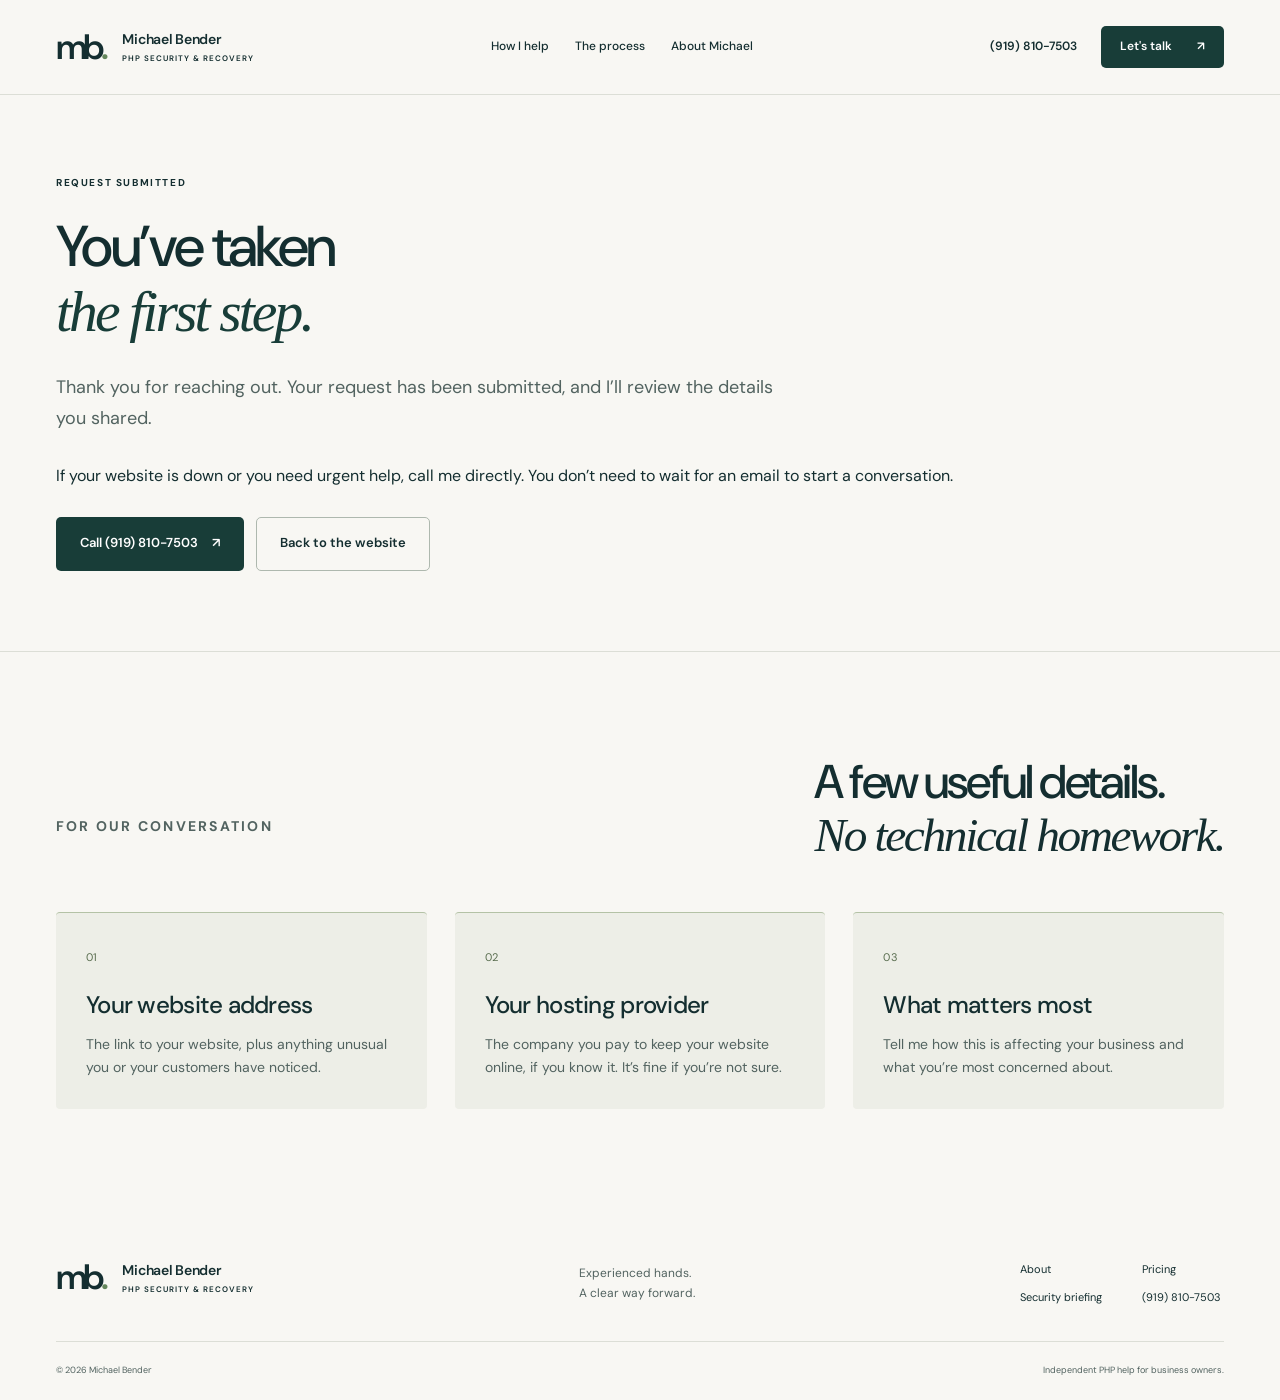
<file: thanks/index.html>
<!doctype html>
<html lang="en">
<head>
  <meta charset="utf-8">
  <meta name="viewport" content="width=device-width, initial-scale=1">
  <title>Request Submitted | Michael Bender</title>
  <meta name="description" content="Your request has been submitted. For urgent help with your PHP website, call Michael Bender at (919) 810-7503.">
  <link rel="canonical" href="https://michaelbender.net/thanks/">
  <meta name="robots" content="noindex">
  <meta property="og:type" content="website">
  <meta property="og:url" content="https://michaelbender.net/thanks/">
  <meta property="og:title" content="Request Submitted | Michael Bender">
  <meta property="og:description" content="Your request has been submitted. For urgent help with your PHP website, call Michael Bender at (919) 810-7503.">
  <meta property="og:image" content="https://michaelbender.net/img/og.jpg">
  <meta property="og:image:width" content="1200"><meta property="og:image:height" content="630"><meta name="twitter:card" content="summary_large_image">
  <meta name="twitter:title" content="Request Submitted | Michael Bender">
  <meta name="twitter:description" content="Your request has been submitted. For urgent help with your PHP website, call Michael Bender at (919) 810-7503.">
  <meta name="twitter:image" content="https://michaelbender.net/img/og.jpg">
  <meta name="theme-color" content="#f6f5f1">
  <link rel="icon" href="/favicon.svg" type="image/svg+xml">
  <link rel="alternate" type="text/plain" href="/llms.txt">
  <link rel="stylesheet" href="/style.css">
  <script src="/site.js" defer></script>
</head>
<body>
  <a class="skip" href="#main">Skip to content</a>
  <header class="site-header"><div class="wrap header-inner"><a class="brand" href="/" aria-label="Michael Bender home"><span class="brand-mark">mb<span>.</span></span><span>Michael Bender<small>PHP SECURITY & RECOVERY</small></span></a><nav class="desktop-nav" aria-label="Primary"><a href="/#services">How I help</a><a href="/#process">The process</a><a href="/about/">About Michael</a></nav><a class="header-call" href="tel:+19198107503">(919) 810-7503</a><a class="btn btn-dark header-cta" href="/#contact">Let's talk <span aria-hidden="true">↗</span></a><button class="menu-toggle" data-menu-toggle aria-controls="mobile-menu" aria-expanded="false" aria-label="Open menu"><span></span><span></span></button></div><nav id="mobile-menu" class="mobile-menu" aria-label="Mobile" hidden><a href="/#services">How I help</a><a href="/#process">The process</a><a href="/about/">About Michael</a><a href="/pricing/">Pricing</a><a href="/updates/">Security briefing</a><a href="/#contact">Request a free call</a></nav></header>
  <main id="main">
    <section class="page-hero">
      <div class="wrap">
        <p class="eyebrow">REQUEST SUBMITTED</p>
        <h1>You’ve taken<br><em>the first step.</em></h1>
        <p class="lead">Thank you for reaching out. Your request has been submitted, and I’ll review the details you shared.</p>
        <p>If your website is down or you need urgent help, call me directly. You don’t need to wait for an email to start a conversation.</p>
        <div class="button-row"><a class="btn btn-dark" href="tel:+19198107503">Call (919) 810-7503 <span aria-hidden="true">↗</span></a><a class="btn btn-outline" href="/">Back to the website</a></div>
      </div>
    </section>
    <section class="section">
      <div class="wrap">
        <div class="section-heading"><p class="eyebrow">FOR OUR CONVERSATION</p><h2>A few useful details.<br><em>No technical homework.</em></h2></div>
        <div class="grid-three">
          <article class="info-card"><span class="number">01</span><h3>Your website address</h3><p>The link to your website, plus anything unusual you or your customers have noticed.</p></article>
          <article class="info-card"><span class="number">02</span><h3>Your hosting provider</h3><p>The company you pay to keep your website online, if you know it. It’s fine if you’re not sure.</p></article>
          <article class="info-card"><span class="number">03</span><h3>What matters most</h3><p>Tell me how this is affecting your business and what you’re most concerned about.</p></article>
        </div>
      </div>
    </section>
  </main>
  <footer class="site-footer"><div class="wrap"><div class="footer-inner"><a class="brand" href="/"><span class="brand-mark">mb<span>.</span></span><span>Michael Bender<small>PHP SECURITY & RECOVERY</small></span></a><p>Experienced hands.<br>A clear way forward.</p><div class="footer-links"><a href="/about/">About</a><a href="/pricing/">Pricing</a><a href="/updates/">Security briefing</a><a href="tel:+19198107503">(919) 810-7503</a></div></div><div class="footer-bottom"><span>© <span data-year>2026</span> Michael Bender</span><span>Independent PHP help for business owners.</span></div></div></footer>
  <div class="mobile-contact"><a href="tel:+19198107503">Call Michael ↗</a><a href="/#contact">Request a free call ↗</a></div>
</body>
</html>
</file>
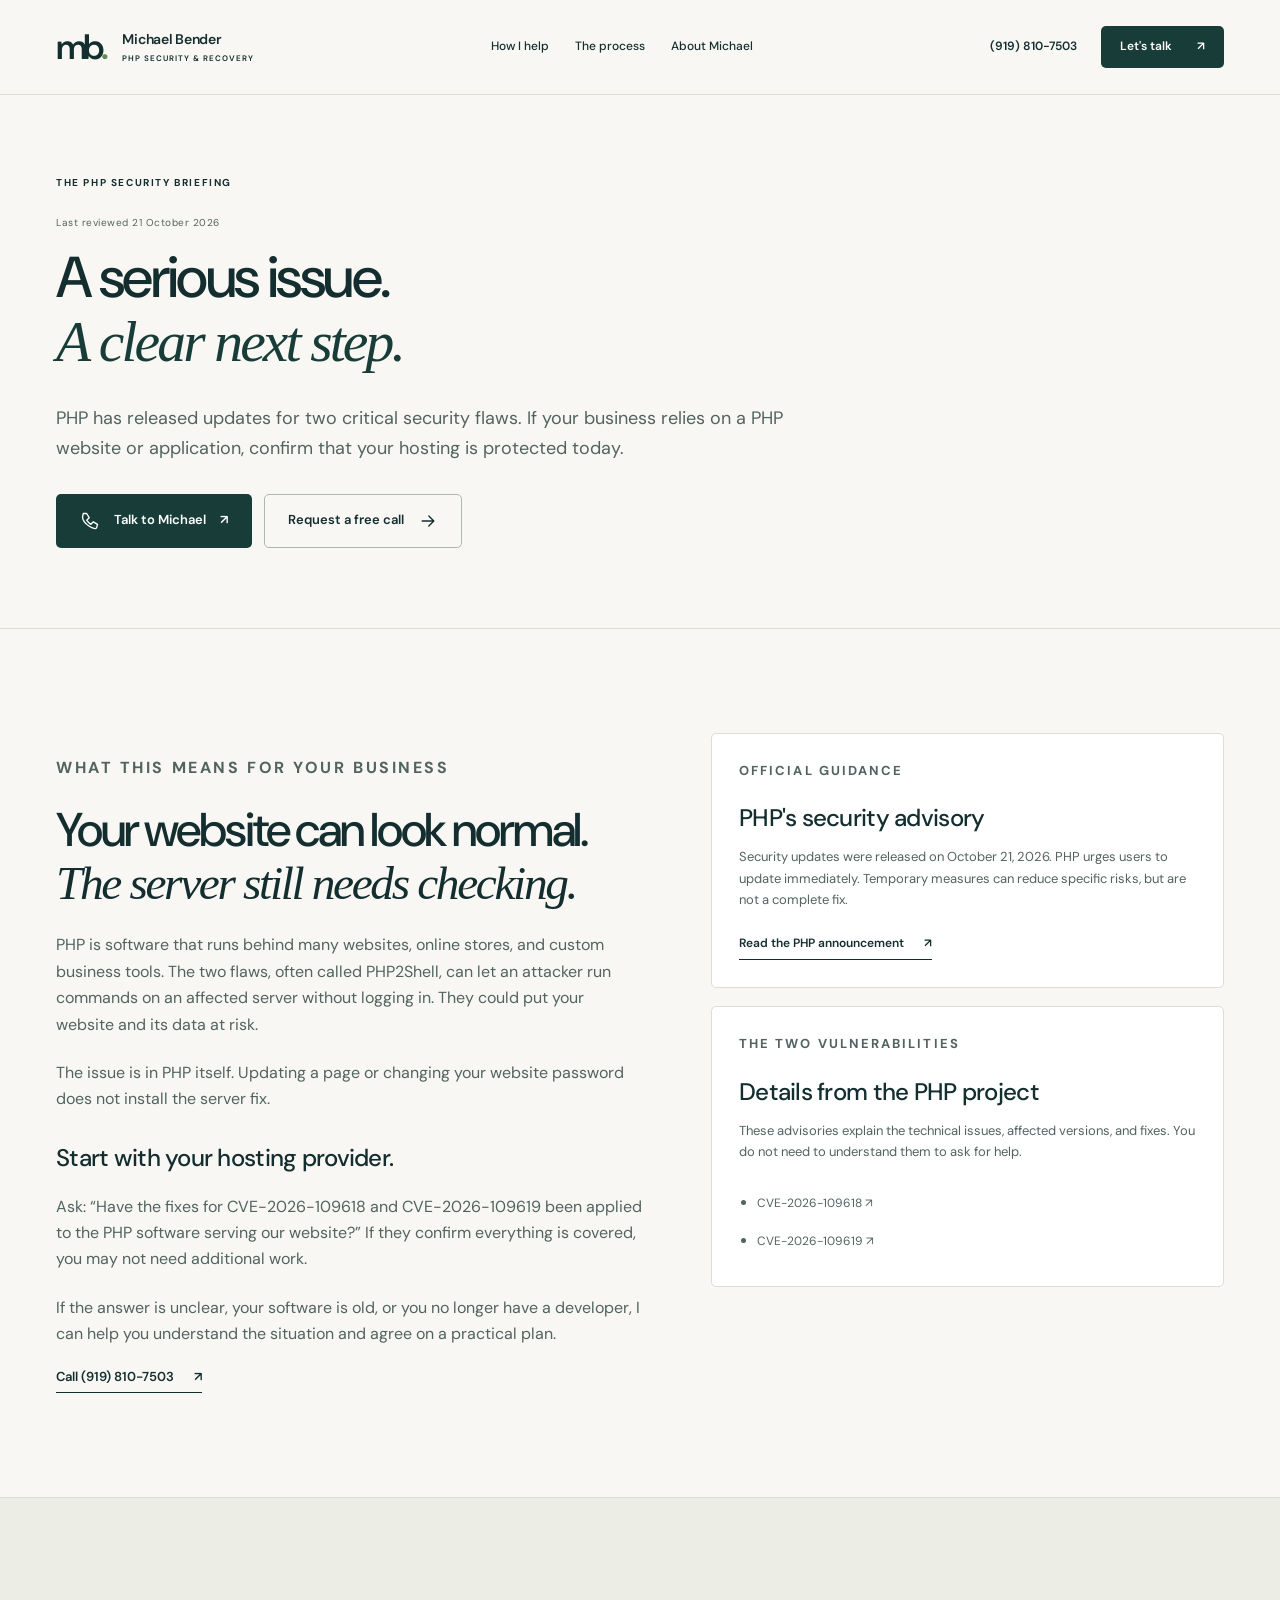
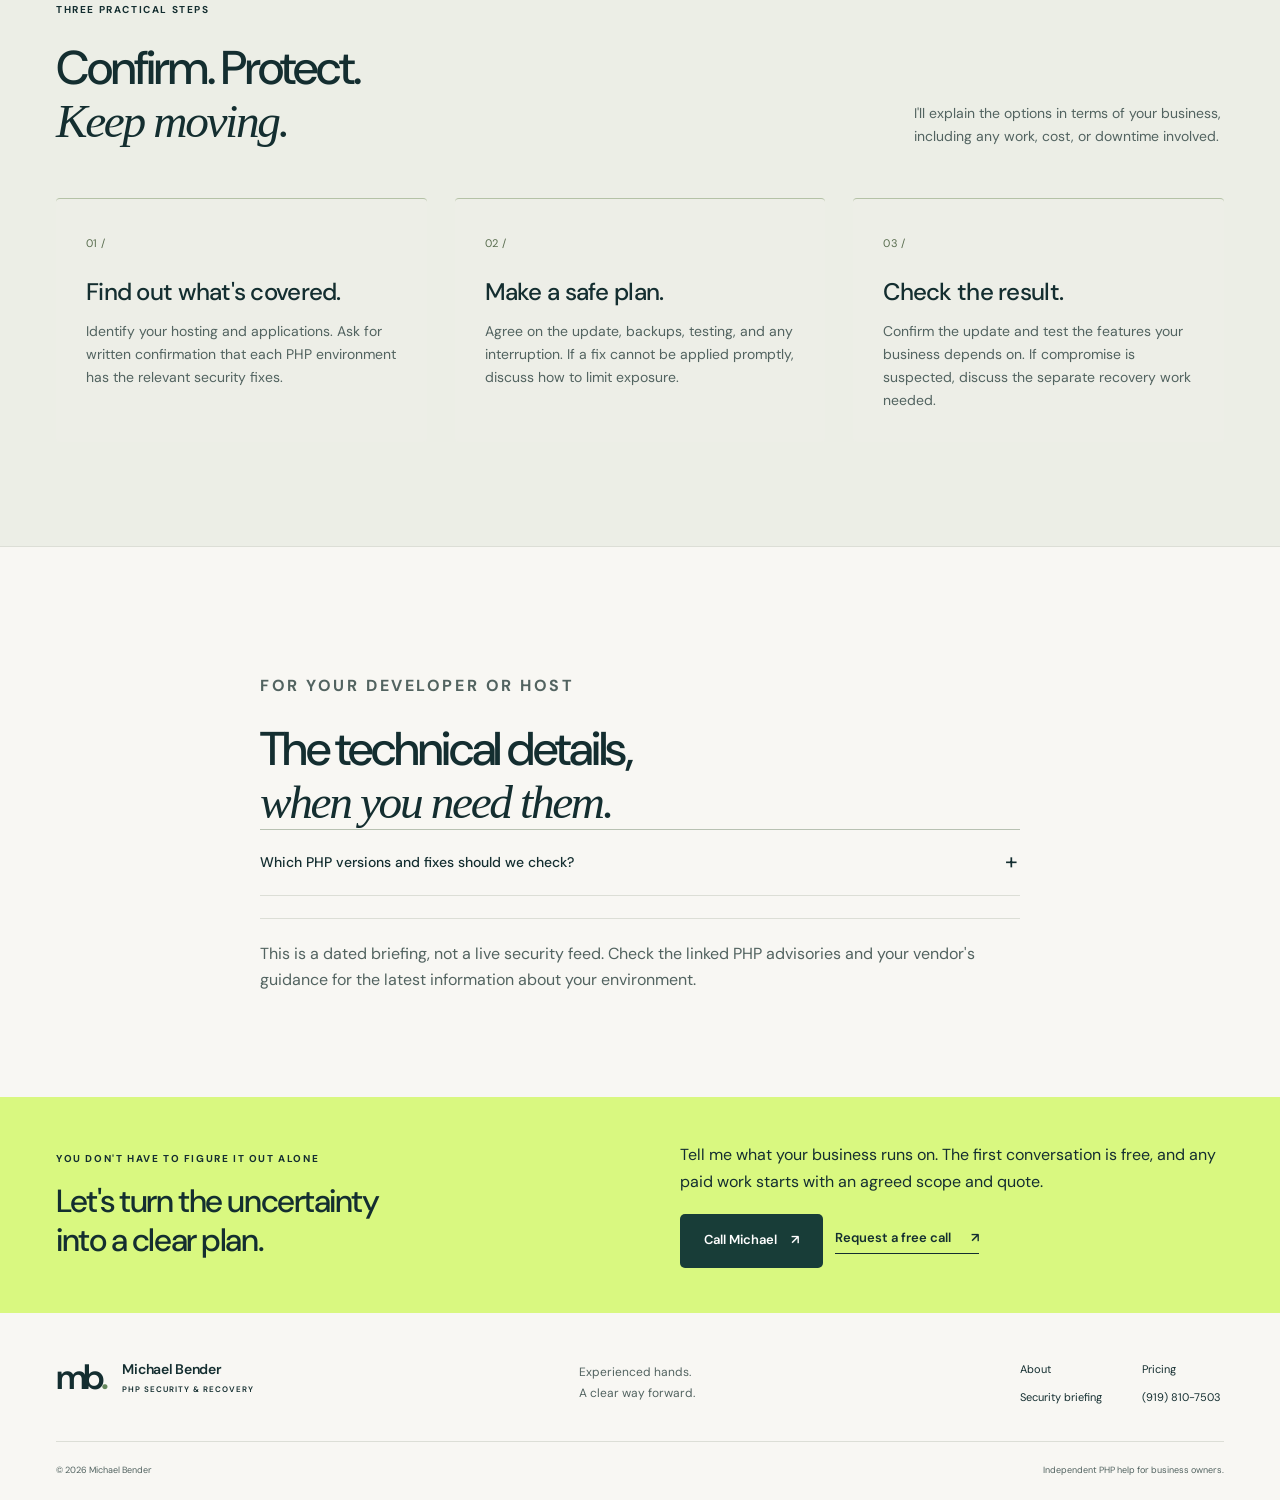
<file: updates/index.html>
<!doctype html>
<html lang="en">
<head>
<meta charset="utf-8"><meta name="viewport" content="width=device-width, initial-scale=1">
<title>PHP Security Briefing: What Business Owners Need to Know | Michael Bender</title>
<meta name="description" content="A plain-English briefing on the critical PHP security updates released October 21, 2026. Understand what to check and get clear help from Michael Bender.">
<link rel="canonical" href="https://michaelbender.net/updates/"><meta name="robots" content="index,follow,max-image-preview:large"><meta name="theme-color" content="#183d38">
<meta property="og:type" content="article"><meta property="og:url" content="https://michaelbender.net/updates/"><meta property="og:title" content="PHP security: a serious issue, a clear next step"><meta property="og:description" content="What the October 21 PHP security updates mean for your website, in plain English."><meta property="og:image" content="https://michaelbender.net/img/og.jpg">
<meta property="og:image:width" content="1200"><meta property="og:image:height" content="630"><meta name="twitter:card" content="summary_large_image"><meta name="twitter:title" content="PHP security briefing | Michael Bender"><meta name="twitter:description" content="Understand the issue, confirm your protection, and get help with the next step."><meta name="twitter:image" content="https://michaelbender.net/img/og.jpg">
<link rel="icon" href="/favicon.svg" type="image/svg+xml"><link rel="alternate" type="text/plain" href="/llms.txt"><link rel="stylesheet" href="/style.css"><script src="/site.js" defer></script>
<script type="application/ld+json">{"@context":"https://schema.org","@type":"Article","headline":"PHP security briefing: what business owners need to know","datePublished":"2026-10-21","dateModified":"2026-10-21","author":{"@type":"Person","name":"Michael Bender","url":"https://michaelbender.net/about/"},"mainEntityOfPage":"https://michaelbender.net/updates/","citation":["https://www.php.net/archive/2026.php","https://github.com/php/php-src/security/advisories/GHSA-w8hw-w9fx-j79w","https://github.com/php/php-src/security/advisories/GHSA-6wmf-4rv5-p3rp"]}</script>
</head>
<body>
<a class="skip" href="#main">Skip to content</a>
<svg class="icon-definitions" xmlns="http://www.w3.org/2000/svg" aria-hidden="true"><defs><symbol id="arrow" viewBox="0 0 24 24"><path d="M5 12h14m-6-6 6 6-6 6"/></symbol><symbol id="check" viewBox="0 0 24 24"><path d="m5 12 4 4L19 6"/></symbol><symbol id="phone" viewBox="0 0 24 24"><path d="m8 3 3 5-3 3a16 16 0 0 0 5 5l3-3 5 3-1 4c-1 4-17-4-17-13l1-4z"/></symbol><symbol id="shield" viewBox="0 0 24 24"><path d="M12 3 3 7v5c0 5 9 9 9 9s9-4 9-9V7z"/><path d="m8 12 3 3 5-6"/></symbol></defs></svg>
<header class="site-header"><div class="wrap header-inner"><a class="brand" href="/" aria-label="Michael Bender home"><span class="brand-mark">mb<span>.</span></span><span>Michael Bender<small>PHP SECURITY & RECOVERY</small></span></a><nav class="desktop-nav" aria-label="Primary"><a href="/#services">How I help</a><a href="/#process">The process</a><a href="/about/">About Michael</a></nav><a class="header-call" href="tel:+19198107503">(919) 810-7503</a><a class="btn btn-dark header-cta" href="/#contact">Let's talk <span aria-hidden="true">↗</span></a><button class="menu-toggle" data-menu-toggle aria-controls="mobile-menu" aria-expanded="false" aria-label="Open menu"><span></span><span></span></button></div><nav id="mobile-menu" class="mobile-menu" aria-label="Mobile" hidden><a href="/#services">How I help</a><a href="/#process">The process</a><a href="/about/">About Michael</a><a href="/pricing/">Pricing</a><a href="/updates/">Security briefing</a><a href="/#contact">Request a free call</a></nav></header>
<main id="main">
<section class="page-hero"><div class="wrap">
<p class="eyebrow">THE PHP SECURITY BRIEFING</p>
<time class="date-label" datetime="2026-10-21">Last reviewed 21 October 2026</time>
<h1>A serious issue.<br><em>A clear next step.</em></h1>
<p class="lead">PHP has released updates for two critical security flaws. If your business relies on a PHP website or application, confirm that your hosting is protected today.</p>
<div class="button-row"><a class="btn btn-dark" href="tel:+19198107503"><svg class="icon" aria-hidden="true"><use href="#phone"/></svg>Talk to Michael <span aria-hidden="true">↗</span></a><a class="btn btn-outline" href="/#contact">Request a free call <svg class="icon" aria-hidden="true"><use href="#arrow"/></svg></a></div>
</div></section>
<section class="section"><div class="wrap briefing-grid">
<div class="prose">
<p class="eyebrow">WHAT THIS MEANS FOR YOUR BUSINESS</p>
<h2>Your website can look normal.<br><em>The server still needs checking.</em></h2>
<p>PHP is software that runs behind many websites, online stores, and custom business tools. The two flaws, often called PHP2Shell, can let an attacker run commands on an affected server without logging in. They could put your website and its data at risk.</p>
<p>The issue is in PHP itself. Updating a page or changing your website password does not install the server fix.</p>
<h3>Start with your hosting provider.</h3>
<p>Ask: “Have the fixes for CVE-2026-109618 and CVE-2026-109619 been applied to the PHP software serving our website?” If they confirm everything is covered, you may not need additional work.</p>
<p>If the answer is unclear, your software is old, or you no longer have a developer, I can help you understand the situation and agree on a practical plan.</p>
<div class="button-row"><a class="text-link" href="tel:+19198107503">Call (919) 810-7503 <span aria-hidden="true">↗</span></a></div>
</div>
<aside aria-label="Official security sources">
<article class="advisory-card"><p class="eyebrow">OFFICIAL GUIDANCE</p><h3>PHP's security advisory</h3><p>Security updates were released on October 21, 2026. PHP urges users to update immediately. Temporary measures can reduce specific risks, but are not a complete fix.</p><a class="text-link" href="https://www.php.net/archive/2026.php" target="_blank" rel="noopener">Read the PHP announcement <span aria-hidden="true">↗</span></a></article>
<article class="advisory-card"><p class="eyebrow">THE TWO VULNERABILITIES</p><h3>Details from the PHP project</h3><p>These advisories explain the technical issues, affected versions, and fixes. You do not need to understand them to ask for help.</p><ul class="briefing-list"><li><a href="https://github.com/php/php-src/security/advisories/GHSA-w8hw-w9fx-j79w" target="_blank" rel="noopener">CVE-2026-109618 <span aria-hidden="true">↗</span></a></li><li><a href="https://github.com/php/php-src/security/advisories/GHSA-6wmf-4rv5-p3rp" target="_blank" rel="noopener">CVE-2026-109619 <span aria-hidden="true">↗</span></a></li></ul></article>
</aside>
</div></section>
<section class="section process-section"><div class="wrap">
<div class="section-heading"><div><p class="eyebrow">THREE PRACTICAL STEPS</p><h2>Confirm. Protect.<br><em>Keep moving.</em></h2></div><p>I'll explain the options in terms of your business, including any work, cost, or downtime involved.</p></div>
<div class="grid-three"><article class="info-card"><span class="number">01 /</span><h3>Find out what's covered.</h3><p>Identify your hosting and applications. Ask for written confirmation that each PHP environment has the relevant security fixes.</p></article><article class="info-card"><span class="number">02 /</span><h3>Make a safe plan.</h3><p>Agree on the update, backups, testing, and any interruption. If a fix cannot be applied promptly, discuss how to limit exposure.</p></article><article class="info-card"><span class="number">03 /</span><h3>Check the result.</h3><p>Confirm the update and test the features your business depends on. If compromise is suspected, discuss the separate recovery work needed.</p></article></div>
</div></section>
<section class="section"><div class="wrap prose">
<p class="eyebrow">FOR YOUR DEVELOPER OR HOST</p><h2>The technical details,<br><em>when you need them.</em></h2>
<div class="faq-list"><details><summary>Which PHP versions and fixes should we check?</summary>
<ul class="briefing-list"><li>Fixed PHP releases: <strong>8.5.12, 8.4.27, 8.3.36, and 8.2.35</strong>.</li><li>All PHP installations serving web requests are considered at risk, including PHP-FPM, Apache with mod_php, php-cgi, FrankenPHP, and LiteSpeed. PHP identifies the highest demonstrated risk with mod_php.</li><li>For PHP 8.1 and older, check vendor-provided backported packages. The PHP team also supplied minimal source backports for 7.4, 8.0, and 8.1. These do not restore ongoing support for those branches.</li><li>Check the runtime actually serving each application, including bundled PHP in containers or appliances. A version number alone may not show a vendor's backported fix.</li><li>PHP's temporary mitigations address specific paths. They do not replace the update.</li></ul>
<p><a class="text-link" href="https://www.php.net/archive/2026.php" target="_blank" rel="noopener">Check the official guidance <span aria-hidden="true">↗</span></a></p>
</details></div>
<p class="briefing-note">This is a dated briefing, not a live security feed. Check the linked PHP advisories and your vendor's guidance for the latest information about your environment.</p>
</div></section>
<section class="pricing-strip"><div class="wrap pricing-inner"><div><p class="eyebrow">YOU DON'T HAVE TO FIGURE IT OUT ALONE</p><h2>Let's turn the uncertainty<br>into a clear plan.</h2></div><div><p>Tell me what your business runs on. The first conversation is free, and any paid work starts with an agreed scope and quote.</p><div class="button-row"><a class="btn btn-dark" href="tel:+19198107503">Call Michael <span aria-hidden="true">↗</span></a><a class="text-link" href="/#contact">Request a free call <span aria-hidden="true">↗</span></a></div></div></div></section>
</main>
<footer class="site-footer"><div class="wrap"><div class="footer-inner"><a class="brand" href="/"><span class="brand-mark">mb<span>.</span></span><span>Michael Bender<small>PHP SECURITY & RECOVERY</small></span></a><p>Experienced hands.<br>A clear way forward.</p><div class="footer-links"><a href="/about/">About</a><a href="/pricing/">Pricing</a><a href="/updates/">Security briefing</a><a href="tel:+19198107503">(919) 810-7503</a></div></div><div class="footer-bottom"><span>© <span data-year>2026</span> Michael Bender</span><span>Independent PHP help for business owners.</span></div></div></footer>
<div class="mobile-contact"><a href="tel:+19198107503">Call Michael ↗</a><a href="/#contact">Request a free call ↗</a></div>
</body></html>
</file>
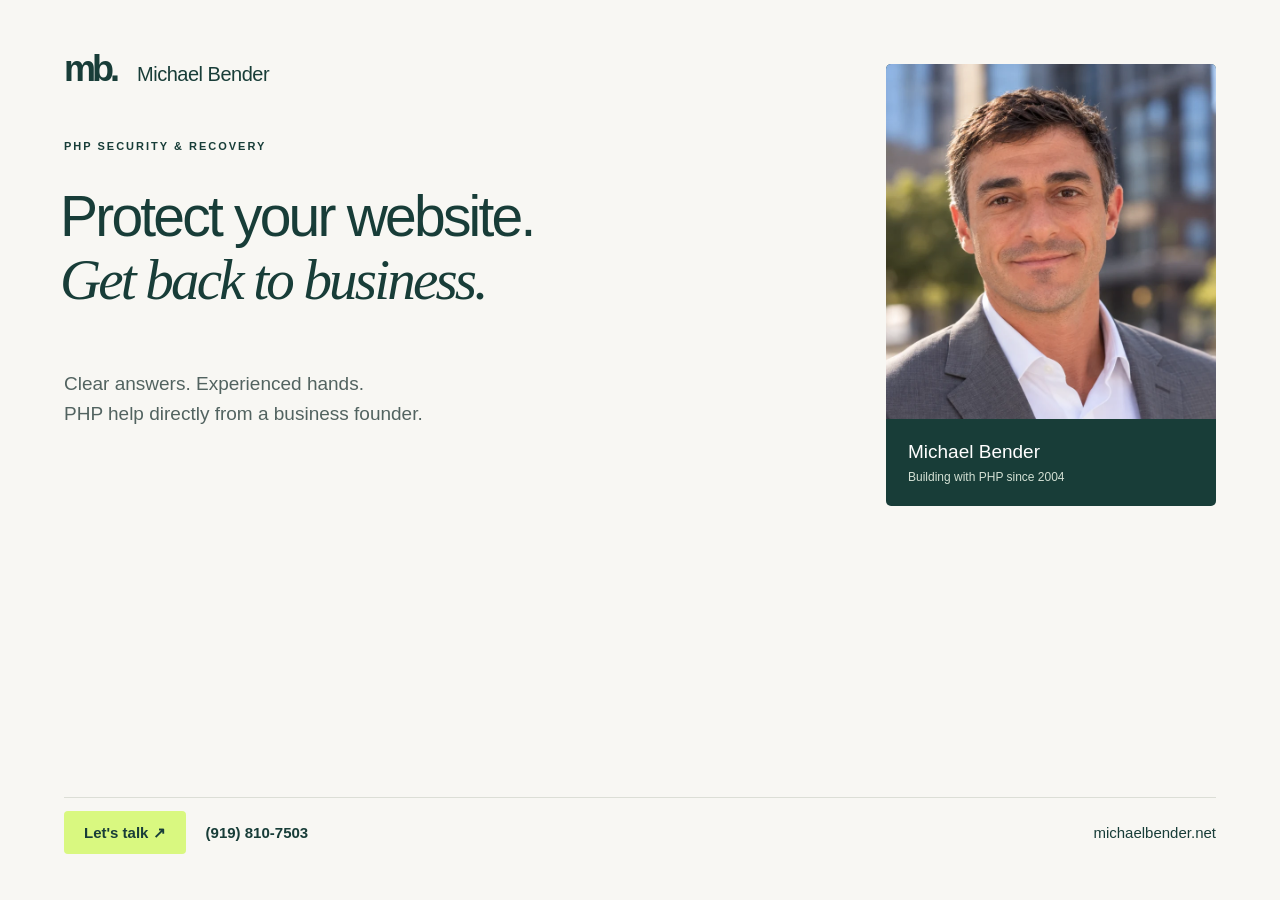
<file: assets/social-preview.html>
<!doctype html><html lang="en"><head><meta charset="utf-8"><meta name="robots" content="noindex"><title>Michael Bender — social preview artwork</title><style>*{box-sizing:border-box}html,body{margin:0;width:1200px;height:630px;background:#f8f7f3;color:#183d38;font-family:Arial,sans-serif;overflow:hidden}.brand{position:absolute;left:64px;top:48px;font-size:20px;letter-spacing:-.5px}.brand b{font-size:36px;letter-spacing:-4px;margin-right:16px}.label{position:absolute;left:64px;top:140px;font-size:11px;letter-spacing:2px;font-weight:bold}h1{position:absolute;left:60px;top:185px;margin:0;font-size:57px;font-weight:400;letter-spacing:-2.8px;line-height:1.1}em{font-family:Georgia,serif;font-weight:400}p{position:absolute;left:64px;top:350px;font-size:19px;line-height:1.6;color:#526360}.portrait{position:absolute;right:64px;top:64px;width:330px;border-radius:5px;overflow:hidden;background:#183d38;color:white}.portrait img{display:block;width:330px;height:355px;object-fit:cover}.caption{padding:22px;font-size:19px}.caption small{display:block;margin-top:7px;font-size:12px;color:#d3e0d4}.bottom{position:absolute;left:64px;bottom:58px;right:64px;display:flex;justify-content:space-between;padding-top:26px;border-top:1px solid #dcded6;font-size:15px}.phone{font-weight:bold;color:#183d38}.phone span{background:#d9f880;padding:13px 20px;border-radius:4px;margin-right:20px}</style></head><body><div class="brand"><b>mb.</b> Michael Bender</div><div class="label">PHP SECURITY & RECOVERY</div><h1>Protect your website.<br><em>Get back to business.</em></h1><p>Clear answers. Experienced hands.<br>PHP help directly from a business founder.</p><div class="portrait"><img src="/img/michael-bender.webp" alt="Michael Bender"><div class="caption">Michael Bender<small>Building with PHP since 2004</small></div></div><div class="bottom"><span class="phone"><span>Let's talk ↗</span>(919) 810-7503</span><span>michaelbender.net</span></div></body></html>
</file>
<file: style.css>
@import url('https://fonts.googleapis.com/css2?family=DM+Sans:wght@400;500;600;700&display=swap');
:root {
  --paper:#f8f7f3;
  --ink:#142e30;
  --muted:#526360;
  --forest:#183d38;
  --lime:#d9f880;
  --line:#dcded6;
  --soft:#edeee7;
  --max:1240px;
  font-family:'DM Sans',-apple-system,BlinkMacSystemFont,'Segoe UI',sans-serif;
  color:var(--ink);
  background:var(--paper);
  font-synthesis:none
}

* {
  box-sizing:border-box
}

html {
  scroll-behavior:smooth;
  scroll-padding-top:110px
}

body {
  margin:0;
  font-size:16px;
  line-height:1.65;
  -webkit-font-smoothing:antialiased
}

button,input,select,textarea {
  font:inherit
}

a {
  color:inherit;
  text-decoration:none
}

button {
  cursor:pointer
}

img {
  max-width:100%;
  height:auto;
  display:block
}

p {
  margin:0 0 1.15rem
}

h1,h2,h3 {
  margin:0;
  line-height:1.12;
  font-weight:500;
  letter-spacing:-.045em
}

h1 {
  font-size:clamp(40px,4.5vw,65px)
}

h2 {
  font-size:clamp(34px,3.7vw,49px)
}

h3 {
  font-size:24px;
  letter-spacing:-.03em
}

h1 em,h2 em {
  font-family:Georgia,'Times New Roman',serif;
  font-weight:400;
  letter-spacing:-.05em
}

h1 em {
  color:var(--forest)
}

p:last-child {
  margin-bottom:0
}

.wrap {
  width:calc(100% - 112px);
  max-width:var(--max);
  margin:0 auto
}

.section {
  padding:104px 0
}

.eyebrow {
  font-size:10px;
  letter-spacing:.16em;
  font-weight:700;
  line-height:1.6;
  margin-bottom:24px
}

.eyebrow-line {
  display:inline-block;
  width:24px;
  height:1px;
  background:var(--forest);
  vertical-align:middle;
  margin-right:10px
}

.lead {
  font-size:18px;
  line-height:1.7;
  color:var(--muted)
}

.section-intro {
  font-size:18px;
  line-height:1.75
}

.icon {
  width:20px;
  height:20px;
  flex-shrink:0;
  fill:none;
  stroke:currentColor;
  stroke-width:1.6;
  stroke-linecap:round;
  stroke-linejoin:round
}

.icon-definitions {
  position:absolute;
  width:0;
  height:0;
  overflow:hidden
}

.skip {
  position:fixed;
  left:12px;
  top:-100px;
  background:var(--lime);
  padding:12px 24px;
  z-index:100
}

.skip:focus {
  top:10px
}

:focus-visible {
  outline:3px solid #527945;
  outline-offset:5px
}

.btn {
  display:inline-flex;
  align-items:center;
  justify-content:center;
  gap:14px;
  min-height:54px;
  padding:15px 23px;
  border-radius:5px;
  border:1px solid transparent;
  font-size:13px;
  font-weight:600;
  line-height:1.3;
  transition:background .18s,color .18s,transform .18s
}

.btn:hover {
  transform:translateY(-2px)
}

.btn-dark {
  background:var(--forest);
  color:white
}

.btn-dark:hover {
  background:#28574c
}

.btn-outline {
  border-color:#aeb8ae;
  background:transparent;
  color:var(--ink)
}

.btn-outline:hover {
  background:#eaece2
}

.button-row {
  display:flex;
  align-items:center;
  gap:12px;
  flex-wrap:wrap
}

.text-link {
  display:inline-flex;
  gap:20px;
  align-items:center;
  font-size:13px;
  font-weight:600;
  border-bottom:1px solid currentColor;
  padding-bottom:5px
}

.text-link:hover {
  color:#577646
}

.text-link.light:hover {
  color:var(--lime)
}

.site-header {
  position:sticky;
  top:0;
  z-index:30;
  background:rgba(248,247,243,.97);
  border-bottom:1px solid var(--line)
}

.header-inner {
  height:94px;
  display:flex;
  align-items:center;
  gap:24px
}

.brand {
  display:flex;
  align-items:center;
  gap:14px;
  flex-shrink:0
}

.brand-mark {
  font-size:35px;
  font-weight:600;
  letter-spacing:-.12em;
  line-height:1;
  padding-right:4px
}

.brand-mark>span {
  color:#64875c
}

.brand>span:last-child {
  font-size:14px;
  font-weight:600;
  line-height:1.3;
  letter-spacing:-.02em
}

.brand small {
  display:block;
  font-size:8px;
  font-weight:600;
  letter-spacing:.12em;
  margin-top:5px
}

.desktop-nav {
  display:flex;
  gap:26px;
  margin-left:auto;
  align-items:center;
  font-size:12px;
  font-weight:500
}

.desktop-nav a:hover,.header-call:hover,.footer-links a:hover {
  color:#668253
}

.header-call {
  font-size:12px;
  white-space:nowrap;
  font-weight:600;
  margin-left:auto
}

.header-cta {
  min-height:42px;
  padding:11px 18px;
  font-size:12px;
  gap:25px
}

.menu-toggle {
  display:none;
  background:none;
  border:0;
  width:44px;
  height:44px;
  padding:10px
}

.menu-toggle span {
  display:block;
  height:1px;
  background:var(--ink);
  margin:7px 0
}

.mobile-menu {
  padding:0 28px 22px;
  border-top:1px solid var(--line)
}

.mobile-menu a {
  display:block;
  padding:12px 0;
  font-size:15px
}

.security-notice {
  background:#e8ecdf;
  border-bottom:1px solid #d9dfcc
}

.notice-inner {
  min-height:45px;
  display:flex;
  align-items:center;
  gap:22px;
  font-size:11px
}

.notice-label {
  font-size:9px;
  font-weight:700;
  letter-spacing:.1em;
  display:flex;
  align-items:center;
  gap:8px;
  white-space:nowrap
}

.status-dot {
  display:inline-block;
  width:6px;
  height:6px;
  background:#a8541c;
  border-radius:50%;
  box-shadow:0 0 0 4px #b1642912
}

.notice-inner>a {
  margin-left:auto;
  font-weight:600;
  white-space:nowrap
}

.notice-inner>a span {
  margin-left:12px
}

.hero {
  padding:72px 0 56px
}

.hero-grid {
  display:grid;
  grid-template-columns:1.4fr 1fr;
  gap:60px;
  align-items:center
}

.hero .eyebrow {
  margin-bottom:25px
}

.hero h1 {
  margin-bottom:24px;
  line-height:1.07
}

.hero .lead {
  max-width:600px;
  font-size:17px;
  line-height:1.75;
  margin-bottom:16px
}

.hero-reassurance {
  color:var(--muted);
  font-size:13px;
  max-width:485px;
  line-height:1.75;
  margin-bottom:28px
}

.hero .button-row {
  gap:10px
}

.hero .btn {
  padding:17px 20px
}

.hero-phone {
  display:flex;
  gap:13px;
  margin-top:13px;
  align-items:center;
  font-size:10px;
  color:var(--muted)
}

.hero-phone>a {
  font-weight:700;
  color:var(--ink);
  font-size:12px
}

.hero-proof {
  display:flex;
  flex-wrap:wrap;
  gap:17px;
  margin-top:34px;
  padding-top:21px;
  border-top:1px solid var(--line);
  font-size:10px;
  color:var(--muted)
}

.hero-proof>span {
  display:flex;
  gap:6px;
  align-items:center
}

.hero-proof .icon {
  width:14px;
  height:14px;
  color:var(--forest)
}

.hero-person {
  max-width:430px;
  position:relative;
  padding-bottom:4px
}

.portrait-frame {
  position:relative;
  overflow:hidden;
  border-radius:6px;
  background:#c9cdca
}

.portrait-frame img {
  aspect-ratio:1.02;
  object-fit:cover
}

.portrait-caption {
  position:absolute;
  top:16px;
  left:17px;
  color:#fff;
  background:#142e306b;
  border:1px solid #ffffff39;
  padding:6px 9px;
  font-size:7px;
  font-weight:600;
  letter-spacing:.12em;
  border-radius:3px;
  backdrop-filter:blur(6px)
}

.person-card {
  position:relative;
  display:flex;
  justify-content:space-between;
  align-items:center;
  background:var(--forest);
  color:white;
  border-radius:0 0 5px 5px;
  padding:21px 23px;
  margin-top:-5px
}

.person-card p {
  font-size:10px;
  color:#c6d7ca;
  margin:0
}

.person-card .person-name {
  font-size:20px;
  letter-spacing:-.03em;
  margin:0 0 2px;
  color:white
}

.person-symbol {
  display:flex;
  align-items:center;
  justify-content:center;
  width:39px;
  height:39px;
  border:1px solid #ffffff36;
  border-radius:50%;
  font-size:21px;
  color:var(--lime)
}

.portrait-note {
  font-size:12px;
  color:var(--muted);
  line-height:1.8;
  margin-top:19px;
  padding-left:3px
}

.platform-rail {
  border-block:1px solid var(--line);
  padding:25px 0
}

.platform-rail>.wrap {
  display:flex;
  gap:48px;
  align-items:center
}

.platform-rail>.wrap>span {
  font-size:8px;
  letter-spacing:.1em;
  line-height:1.7;
  color:var(--muted);
  flex-shrink:0
}

.platform-names {
  display:flex;
  justify-content:space-between;
  align-items:center;
  width:100%;
  gap:24px;
  color:#596960
}

.platform-names>span {
  font-size:17px;
  font-weight:500;
  letter-spacing:-.04em;
  white-space:nowrap
}

.platform-names .wordpress {
  font-family:Georgia,serif;
  font-size:22px
}

.risk-section {
  background:var(--forest);
  color:#fff
}

.risk-grid {
  display:grid;
  grid-template-columns:1.1fr 1fr;
  gap:100px;
  align-items:start
}

.risk-section .eyebrow {
  color:var(--lime)
}

.risk-section h2 {
  margin-bottom:28px
}

.risk-section h2 em {
  color:#d7e4ca
}

.risk-section p:not(.eyebrow) {
  color:#c6d3ca;
  font-size:14px
}

.risk-section .section-intro {
  font-size:17px!important
}

.risk-section .text-link {
  margin-top:15px
}

.risk-detail {
  background:#234942;
  border:1px solid #ffffff1a;
  border-radius:6px;
  padding:27px 30px
}

.risk-summary {
  display:flex;
  align-items:center;
  gap:10px;
  color:var(--lime);
  font-size:9px;
  letter-spacing:.1em;
  font-weight:600;
  margin-bottom:18px
}

.risk-summary time {
  margin-left:auto;
  color:#bccdbf;
  font-size:8px
}

.risk-item {
  display:flex;
  gap:23px;
  padding:22px 0;
  border-top:1px solid #ffffff1a
}

.risk-item>span {
  font-size:10px;
  color:#aabeac;
  margin-top:2px
}

.risk-item h3 {
  font-size:16px;
  letter-spacing:-.02em;
  margin-bottom:7px;
  line-height:1.35
}

.risk-item p {
  font-size:12px!important;
  line-height:1.7
}

.source-link {
  display:flex;
  align-items:center;
  justify-content:space-between;
  padding-top:17px;
  border-top:1px solid #ffffff1a;
  font-size:9px;
  color:#d9e8cd
}

.source-link:hover {
  text-decoration:underline
}

.section-heading {
  display:flex;
  justify-content:space-between;
  align-items:flex-end;
  gap:70px;
  margin-bottom:50px
}

.section-heading>p {
  max-width:310px;
  color:var(--muted);
  font-size:14px
}

.service-list {
  border-top:1px solid #aeb8ad
}

.service-row {
  display:grid;
  grid-template-columns:54px 1.2fr 1.15fr 150px;
  align-items:start;
  gap:22px;
  padding:31px 0;
  border-bottom:1px solid var(--line)
}

.number {
  font-size:11px;
  color:#596d4f;
  letter-spacing:.03em;
  padding-top:3px
}

.service-row h3 {
  font-size:22px;
  line-height:1.3
}

.service-row p {
  font-size:13px;
  color:var(--muted);
  max-width:340px
}

.service-tag {
  font-size:8px;
  letter-spacing:.1em;
  text-align:right;
  margin-top:5px;
  color:#627259
}

.software-check {
  display:grid;
  grid-template-columns:1fr 1.1fr;
  gap:70px;
  background:var(--soft);
  border:1px solid #e1e3d8;
  padding:38px;
  margin-top:52px;
  border-radius:5px
}

.software-check .eyebrow {
  margin-bottom:10px;
  color:#5e7353
}

.software-check h3 {
  font-size:25px;
  margin-bottom:12px
}

.software-check p {
  font-size:13px;
  color:var(--muted)
}

.choice-buttons {
  display:flex;
  gap:5px;
  flex-wrap:wrap;
  margin-bottom:18px
}

.choice {
  background:transparent;
  border:1px solid #a2b198;
  color:var(--forest);
  padding:9px 12px;
  border-radius:4px;
  font-size:10px;
  transition:background .2s
}

.choice.active {
  background:var(--forest);
  color:white;
  border-color:var(--forest)
}

.choice:hover {
  border-color:var(--forest)
}

#software-answer {
  min-height:66px
}

.software-options .text-link {
  font-size:11px
}

.process-section {
  background:#eceee6;
  border-block:1px solid var(--line)
}

.process-grid {
  display:grid;
  grid-template-columns:repeat(4,1fr);
  gap:40px;
  list-style:none;
  margin:0;
  padding:0
}

.process-grid>li {
  border-top:1px solid #b9c3af;
  padding-top:22px
}

.step-index {
  font-family:Georgia,serif;
  font-size:35px;
  font-style:italic;
  color:#5c7152;
  line-height:1;
  margin-bottom:26px;
  display:block
}

.process-grid h3 {
  font-size:22px;
  margin-bottom:13px
}

.process-grid p {
  font-size:13px;
  color:var(--muted)
}

.founder-grid {
  display:grid;
  grid-template-columns:1fr 1fr;
  gap:80px
}

.founder-copy {
  max-width:520px
}

.large-copy {
  font-size:22px;
  line-height:1.55;
  letter-spacing:-.02em
}

.founder-copy>p:not(.large-copy):not(.business-links) {
  font-size:14px;
  color:var(--muted)
}

.founder-links {
  display:flex;
  align-items:center;
  gap:25px;
  margin-top:25px
}

.founder-links>a:not(.text-link) {
  font-size:11px;
  color:var(--muted)
}

.business-links {
  display:flex;
  gap:18px;
  flex-wrap:wrap;
  align-items:center;
  font-size:10px;
  color:var(--muted);
  border-top:1px solid var(--line);
  padding-top:23px;
  margin-top:28px
}

.business-links a {
  font-size:12px;
  color:var(--ink);
  font-weight:600
}

.pricing-strip {
  background:var(--lime);
  padding:45px 0
}

.pricing-inner {
  display:grid;
  grid-template-columns:1fr 1fr;
  gap:80px;
  align-items:center
}

.pricing-strip .eyebrow {
  margin-bottom:15px
}

.pricing-strip h2 {
  font-size:32px;
  line-height:1.2
}

.pricing-range {
  border-left:1px solid #b9d664;
  padding-left:54px
}

.price {
  font-size:39px;
  letter-spacing:-.05em;
  line-height:1.2
}

.pricing-range p {
  font-size:11px;
  line-height:1.7;
  margin:7px 0 12px
}

.pricing-range .text-link {
  font-size:11px
}

.faq-grid {
  display:grid;
  grid-template-columns:1fr 1.1fr;
  gap:90px
}

.faq-grid>div>p:last-child {
  font-size:13px;
  margin-top:25px;
  color:var(--muted)
}

.faq-grid .text-link {
  font-size:12px
}

.faq-list {
  border-top:1px solid #b8c1b2
}

.faq-list details {
  border-bottom:1px solid var(--line)
}

summary {
  cursor:pointer;
  list-style:none;
  position:relative;
  padding:22px 35px 22px 0;
  font-size:14px;
  font-weight:500;
  line-height:1.5
}

summary::-webkit-details-marker {
  display:none
}

summary::after {
  content:'+';
  position:absolute;
  right:2px;
  top:20px;
  font-size:23px;
  font-weight:400;
  line-height:1
}

details[open]>summary::after {
  content:'−'
}

.faq-list details>p {
  font-size:13px;
  color:var(--muted);
  padding:0 28px 22px 0;
  line-height:1.85
}

.contact-section {
  background:var(--forest);
  color:white
}

.contact-grid {
  display:grid;
  grid-template-columns:1fr 1.15fr;
  gap:90px;
  align-items:start
}

.contact-copy {
  padding-top:16px
}

.contact-copy .eyebrow {
  color:var(--lime)
}

.contact-copy h2 {
  margin-bottom:28px
}

.contact-copy h2 em {
  color:var(--lime)
}

.contact-copy .section-intro {
  font-size:16px;
  color:#c7d3cb;
  max-width:350px;
  margin-bottom:35px
}

.contact-phone {
  display:flex;
  align-items:center;
  gap:35px;
  font-size:34px;
  letter-spacing:-.04em;
  line-height:1.5;
  margin-bottom:5px
}

.contact-phone>span {
  font-size:28px;
  color:var(--lime)
}

.contact-copy>p:not(.eyebrow):not(.section-intro) {
  font-size:12px;
  color:#bdcfc3;
  margin-bottom:25px
}

.contact-copy>.text-link {
  font-size:11px
}

.contact-assurance {
  display:flex;
  align-items:flex-start;
  gap:12px;
  margin-top:48px;
  border-top:1px solid #ffffff26;
  padding-top:25px;
  color:#d5e3d6;
  font-size:12px
}

.contact-assurance .icon {
  color:var(--lime);
  width:16px;
  height:16px;
  margin-top:2px
}

.contact-form {
  background:var(--paper);
  color:var(--ink);
  padding:33px;
  border-radius:6px
}

.contact-form h3 {
  font-size:26px;
  margin-bottom:7px
}

.form-intro {
  font-size:11px;
  color:var(--muted);
  margin-bottom:23px
}

.form-row {
  display:grid;
  grid-template-columns:1fr 1fr;
  gap:15px
}

.contact-form label {
  display:block;
  font-size:10px;
  font-weight:600;
  margin-bottom:15px
}

.contact-form label>span {
  font-weight:400;
  color:var(--muted);
  font-size:9px
}

.contact-form input,.contact-form select,.contact-form textarea {
  display:block;
  width:100%;
  border:1px solid #c6d0bf;
  border-radius:3px;
  background:#fff;
  color:var(--ink);
  font-size:12px;
  line-height:1.5;
  padding:12px;
  margin-top:6px;
  min-width:0
}

.contact-form input::placeholder,.contact-form textarea::placeholder {
  color:#69766d;
  opacity:1
}

.contact-form textarea {
  resize:vertical;
  min-height:86px
}

.contact-form input:focus,.contact-form select:focus,.contact-form textarea:focus {
  outline:2px solid #87a36b;
  outline-offset:1px
}

.form-note {
  font-size:9px;
  color:var(--muted);
  margin:0 0 18px
}

.contact-form .btn {
  width:100%;
  justify-content:space-between;
  font-size:12px;
  min-height:49px
}

.privacy-note {
  font-size:8px;
  color:var(--muted);
  text-align:center;
  margin-top:12px
}

.hp {
  position:absolute!important;
  left:-10000px!important;
  width:1px!important;
  height:1px!important
}

.field-hint {
  display:block;
  line-height:1.7;
  margin-top:6px
}

.site-footer {
  padding:47px 0 22px
}

.footer-inner {
  display:flex;
  align-items:flex-start;
  gap:60px;
  justify-content:space-between;
  padding-bottom:35px
}

.footer-inner>p {
  font-size:12px;
  line-height:1.7;
  color:var(--muted);
  margin:auto
}

.footer-links,.footer-inner nav {
  display:grid;
  grid-template-columns:1fr 1fr;
  gap:10px 40px;
  font-size:11px
}

.footer-bottom {
  display:flex;
  align-items:center;
  justify-content:space-between;
  border-top:1px solid var(--line);
  padding-top:21px;
  font-size:9px;
  color:var(--muted)
}

.mobile-contact {
  display:none
}

.page-hero {
  padding:80px 0
}

.page-hero h1 {
  max-width:890px;
  margin-bottom:28px
}

.page-hero .lead {
  max-width:730px;
  margin-bottom:30px
}

.page-hero .button-row {
  margin-top:27px
}

.about-layout {
  display:grid;
  grid-template-columns:.85fr 1.3fr;
  gap:75px;
  align-items:center
}

.about-layout .portrait {
  border-radius:6px;
  overflow:hidden;
  margin:0
}

.portrait figcaption {
  font-size:12px;
  color:var(--muted);
  padding-top:12px
}

.about-layout h1 {
  font-size:clamp(35px,4.1vw,56px)
}

.prose {
  max-width:760px
}

.prose p {
  color:var(--muted);
  font-size:16px;
  margin-top:22px
}

.prose h3 {
  margin-top:32px
}

.grid-three {
  display:grid;
  grid-template-columns:repeat(3,1fr);
  gap:28px
}

.info-card {
  padding:30px;
  background:#edeee7;
  border-top:1px solid #b4c2a6;
  border-radius:4px
}

.info-card h3 {
  margin:23px 0 14px;
  font-size:24px
}

.info-card p {
  font-size:14px;
  color:var(--muted)
}

.price-panel {
  background:var(--forest);
  color:white;
  border-radius:6px;
  padding:45px;
  margin:35px 0
}

.price-panel h2 {
  color:var(--lime);
  margin-bottom:18px
}

.price-panel p {
  max-width:680px
}

.price-panel .btn-outline {
  color:white;
  border-color:#79998b
}

.price-panel .btn-outline:hover {
  background:#29594b
}

.price-panel .eyebrow {
  color:var(--lime)
}

.page-hero+.section {
  border-top:1px solid var(--line)
}

.briefing-grid {
  display:grid;
  grid-template-columns:1.15fr 1fr;
  gap:65px
}

.briefing-list {
  margin:22px 0 0;
  padding-left:18px;
  color:var(--muted);
  font-size:14px
}

.briefing-list li {
  padding:7px 0
}

.advisory-card {
  border:1px solid var(--line);
  background:#fff;
  padding:27px;
  border-radius:5px
}

.advisory-card h3 {
  margin-bottom:14px
}

.advisory-card p {
  font-size:13px;
  color:var(--muted)
}

.advisory-card+.advisory-card {
  margin-top:18px
}

.advisory-card a {
  font-size:12px
}

.date-label {
  font-size:10px;
  letter-spacing:.05em;
  color:var(--muted);
  display:block;
  margin-bottom:14px
}

.briefing-note {
  margin-top:28px;
  padding-top:22px;
  border-top:1px solid var(--line);
  font-size:12px;
  color:var(--muted)
}

[hidden] {
  display:none!important
}

@media(min-width:1440px) {
  .hero {
    padding:85px 0 65px
  }
  .hero-grid {
    gap:80px
  }
  .hero-person {
    margin-left:25px
  }
  .hero h1 {
    font-size:68px
  }
}

@media(max-width:1150px) {
  .wrap {
    width:calc(100% - 72px)
  }
  .header-inner {
    gap:20px
  }
  .desktop-nav {
    gap:18px
  }
  .header-call {
    display:none
  }
  .header-cta {
    margin-left:auto
  }
  .hero-grid {
    gap:35px;
    grid-template-columns:1.4fr 1fr
  }
  .hero h1 {
    font-size:clamp(40px,4.8vw,56px)
  }
  .hero .lead {
    font-size:15px
  }
  .hero .btn {
    padding:15px;
    font-size:11px;
    gap:10px
  }
  .hero-proof {
    gap:11px;
    font-size:9px
  }
  .platform-rail>.wrap {
    gap:30px
  }
  .platform-names {
    gap:18px
  }
  .platform-names>span {
    font-size:14px
  }
  .platform-names .wordpress {
    font-size:18px
  }
  .risk-grid,.faq-grid,.contact-grid {
    gap:50px
  }
  .service-row {
    grid-template-columns:40px 1fr 1fr;
    gap:18px
  }
  .service-tag {
    display:none
  }
  .software-check {
    gap:35px
  }
  .process-grid {
    gap:25px
  }
  .founder-grid {
    gap:50px
  }
  .section-heading {
    gap:40px
  }
  .section {
    padding:85px 0
  }
  .contact-form {
    padding:26px
  }
  .contact-phone {
    font-size:29px
  }
}

@media(max-width:850px) {
  .desktop-nav {
    display:none
  }
  .header-inner {
    height:80px
  }
  .header-call {
    display:block
  }
  .header-cta {
    margin-left:0
  }
  .menu-toggle {
    display:block;
    margin-left:0
  }
  .brand {
    margin-right:auto
  }
  .notice-inner {
    flex-wrap:wrap;
    gap:4px 16px;
    padding:11px 0;
    font-size:10px
  }
  .notice-inner>a {
    margin-left:0
  }
  .notice-inner>span:nth-child(2) {
    width:100%;
    order:3;
    margin-top:3px
  }
  .notice-label {
    margin-right:auto
  }
  .hero-grid {
    gap:28px
  }
  .hero h1 {
    font-size:41px
  }
  .hero .eyebrow {
    font-size:8px
  }
  .hero .lead {
    font-size:14px
  }
  .hero .button-row {
    align-items:stretch
  }
  .hero .btn {
    font-size:10px;
    gap:8px
  }
  .hero-phone {
    flex-wrap:wrap;
    gap:3px 10px
  }
  .hero-reassurance {
    font-size:11px
  }
  .portrait-caption {
    font-size:6px;
    left:10px;
    top:10px;
    padding:5px
  }
  .person-card {
    padding:16px
  }
  .person-card .person-name {
    font-size:17px
  }
  .person-card p {
    font-size:8px
  }
  .person-symbol {
    width:30px;
    height:30px
  }
  .portrait-note {
    font-size:10px
  }
  .hero-proof {
    font-size:8px;
    gap:9px
  }
  .platform-rail>.wrap {
    display:block
  }
  .platform-rail>.wrap>span {
    display:block;
    margin-bottom:15px
  }
  .platform-rail br {
    display:none
  }
  .platform-names {
    gap:18px;
    flex-wrap:wrap;
    justify-content:flex-start
  }
  .risk-grid {
    gap:35px
  }
  .risk-detail {
    padding:22px
  }
  .risk-summary {
    gap:6px;
    font-size:8px
  }
  .risk-summary time {
    font-size:7px
  }
  .risk-item {
    gap:15px
  }
  .risk-item h3 {
    font-size:14px
  }
  .source-link {
    font-size:8px
  }
  .section-heading>p {
    max-width:230px;
    font-size:12px
  }
  .service-row h3 {
    font-size:19px
  }
  .service-row p {
    font-size:12px
  }
  .software-check {
    padding:27px;
    grid-template-columns:1fr;
    gap:25px
  }
  .process-grid {
    grid-template-columns:1fr 1fr;
    gap:35px
  }
  .founder-grid {
    gap:35px
  }
  .large-copy {
    font-size:19px
  }
  .pricing-inner {
    gap:40px
  }
  .pricing-range {
    padding-left:35px
  }
  .price {
    font-size:32px
  }
  .faq-grid {
    gap:35px
  }
  .faq-grid h2 {
    font-size:34px
  }
  .contact-grid {
    grid-template-columns:1fr;
    gap:40px
  }
  .contact-copy {
    max-width:600px
  }
  .contact-assurance {
    margin-top:25px
  }
  .contact-copy h2 br {
    display:none
  }
  .contact-form {
    padding:32px
  }
  .contact-copy .section-intro {
    max-width:500px
  }
  .footer-inner {
    gap:25px
  }
  .footer-inner>p {
    display:none
  }
  .footer-links {
    gap:10px 25px
  }
  .about-layout {
    gap:35px
  }
  .grid-three {
    gap:15px
  }
  .info-card {
    padding:24px
  }
  .info-card h3 {
    font-size:21px
  }
  .info-card p {
    font-size:13px
  }
  .briefing-grid {
    gap:35px
  }
}

@media(max-width:600px) {
  .wrap {
    width:calc(100% - 44px)
  }
  body {
    font-size:15px
  }
  html {
    scroll-padding-top:86px
  }
  .section {
    padding:64px 0
  }
  .header-inner {
    height:74px;
    gap:9px
  }
  .brand {
    gap:10px
  }
  .brand-mark {
    font-size:30px
  }
  .brand>span:last-child {
    font-size:12px
  }
  .brand small {
    font-size:6px
  }
  .header-call,.header-cta {
    display:none
  }
  .menu-toggle {
    margin-left:auto
  }
  .notice-inner {
    font-size:9px;
    gap:8px
  }
  .notice-label {
    font-size:8px
  }
  .notice-inner>a {
    font-size:8px
  }
  .notice-inner>a span {
    margin-left:4px
  }
  .notice-inner>span:nth-child(2) {
    line-height:1.7;
    max-width:330px;
    margin:0
  }
  .hero {
    padding:41px 0 35px
  }
  .hero-grid {
    grid-template-columns:1fr;
    gap:32px
  }
  .hero .eyebrow {
    font-size:8px;
    margin-bottom:23px;
    letter-spacing:.13em
  }
  .hero h1 {
    font-size:clamp(36px,9.2vw,54px);
    margin-bottom:23px;
    line-height:1.1;
    letter-spacing:-.055em
  }
  .hero .lead {
    font-size:15px;
    line-height:1.8
  }
  .hero-reassurance {
    font-size:12px;
    max-width:100%;
    margin-bottom:24px
  }
  .hero .button-row {
    display:grid;
    grid-template-columns:1fr 1fr;
    gap:8px
  }
  .hero .btn {
    padding:16px 8px;
    font-size:10px;
    min-height:51px;
    gap:6px
  }
  .hero .btn .icon {
    width:15px;
    height:15px
  }
  .hero-phone {
    justify-content:center;
    margin-top:14px;
    font-size:9px
  }
  .hero-phone>a {
    font-size:10px
  }
  .hero-proof {
    justify-content:space-between;
    gap:7px;
    font-size:8px;
    margin-top:24px;
    padding-top:18px
  }
  .hero-proof .icon {
    width:12px;
    height:12px
  }
  .hero-person {
    max-width:none;
    display:grid;
    grid-template-columns:115px 1fr;
    align-items:stretch;
    column-gap:0;
    row-gap:0;
    padding:0;
    background:var(--forest);
    border-radius:5px;
    overflow:hidden
  }
  .portrait-frame {
    border-radius:0
  }
  .portrait-frame img {
    height:100%;
    aspect-ratio:1;
    object-fit:cover;
    min-height:130px
  }
  .portrait-caption {
    display:none
  }
  .person-card {
    margin:0;
    border-radius:0;
    padding:20px 16px
  }
  .person-card .person-name {
    font-size:20px
  }
  .person-card p {
    font-size:9px
  }
  .person-symbol {
    display:none
  }
  .portrait-note {
    grid-column:1/-1;
    margin:0;
    padding:17px 20px;
    background:#edf0e7;
    font-size:11px;
    line-height:1.8
  }
  .portrait-note br {
    display:none
  }
  .platform-rail {
    padding:22px 0
  }
  .platform-rail>.wrap>span {
    font-size:7px;
    letter-spacing:.09em;
    margin-bottom:13px
  }
  .platform-names {
    gap:13px 21px
  }
  .platform-names>span {
    font-size:14px
  }
  .platform-names .wordpress {
    font-size:17px
  }
  .risk-grid,.founder-grid,.faq-grid {
    grid-template-columns:1fr;
    gap:35px
  }
  h2 {
    font-size:36px;
    line-height:1.15;
    letter-spacing:-.05em
  }
  .eyebrow {
    font-size:8px;
    letter-spacing:.13em;
    margin-bottom:20px
  }
  .risk-section .section-intro {
    font-size:15px!important
  }
  .risk-section p:not(.eyebrow) {
    font-size:13px
  }
  .risk-detail {
    padding:23px
  }
  .risk-summary {
    font-size:8px
  }
  .risk-summary time {
    font-size:8px
  }
  .risk-item h3 {
    font-size:16px
  }
  .risk-item p {
    font-size:12px!important
  }
  .source-link {
    font-size:9px;
    line-height:1.7;
    gap:15px
  }
  .section-heading {
    display:block;
    margin-bottom:30px
  }
  .section-heading>p {
    max-width:none;
    margin-top:23px;
    font-size:14px
  }
  .service-row {
    grid-template-columns:31px 1fr;
    gap:12px;
    padding:25px 0
  }
  .service-row p {
    grid-column:2;
    margin-top:0;
    font-size:13px;
    max-width:none
  }
  .service-row h3 {
    font-size:21px
  }
  .service-row .number {
    font-size:10px
  }
  .software-check {
    margin-top:32px;
    padding:24px;
    gap:20px
  }
  .software-check h3 {
    font-size:25px;
    line-height:1.2
  }
  .software-check p {
    font-size:12px
  }
  .choice {
    font-size:9px;
    padding:9px 10px
  }
  .choice-buttons {
    gap:5px
  }
  .process-grid {
    gap:30px 22px
  }
  .process-grid h3 {
    font-size:20px
  }
  .process-grid p {
    font-size:12px;
    line-height:1.8
  }
  .step-index {
    font-size:29px;
    margin-bottom:20px
  }
  .large-copy {
    font-size:21px
  }
  .founder-copy>p:not(.large-copy):not(.business-links) {
    font-size:14px
  }
  .founder-links {
    gap:20px
  }
  .business-links {
    gap:12px
  }
  .pricing-strip {
    padding:38px 0
  }
  .pricing-inner {
    grid-template-columns:1fr;
    gap:25px
  }
  .pricing-strip h2 {
    font-size:31px
  }
  .pricing-range {
    border-left:0;
    border-top:1px solid #b9d664;
    padding:24px 0 0
  }
  .price {
    font-size:38px
  }
  .pricing-range p {
    font-size:12px
  }
  .faq-grid h2 {
    font-size:36px
  }
  .faq-grid>div>p:last-child {
    margin-top:20px
  }
  .faq-list summary {
    font-size:14px;
    padding:21px 30px 21px 0
  }
  .contact-grid {
    gap:32px
  }
  .contact-copy {
    padding:0
  }
  .contact-copy h2 br {
    display:block
  }
  .contact-copy .section-intro {
    font-size:15px;
    margin-bottom:24px
  }
  .contact-phone {
    font-size:31px;
    gap:25px
  }
  .contact-copy>p:not(.eyebrow):not(.section-intro) {
    font-size:11px
  }
  .contact-assurance {
    font-size:11px;
    padding-top:20px
  }
  .contact-form {
    padding:23px 20px
  }
  .contact-form h3 {
    font-size:25px
  }
  .form-row {
    grid-template-columns:1fr;
    gap:0
  }
  .contact-form label {
    font-size:11px
  }
  .contact-form input,.contact-form select,.contact-form textarea {
    font-size:16px;
    padding:11px;
    min-height:46px
  }
  .contact-form label>span {
    font-size:10px
  }
  .form-intro {
    font-size:11px
  }
  .form-note {
    font-size:10px;
    line-height:1.7
  }
  .privacy-note {
    font-size:9px;
    line-height:1.8
  }
  .site-footer {
    padding:33px 0 88px
  }
  .footer-inner {
    display:block;
    padding-bottom:25px
  }
  .footer-links,.footer-inner nav {
    margin-top:26px;
    gap:15px;
    font-size:12px
  }
  .footer-bottom {
    font-size:8px;
    gap:20px;
    align-items:flex-start
  }
  .mobile-contact {
    display:grid;
    grid-template-columns:1fr 1.2fr;
    position:fixed;
    z-index:40;
    bottom:0;
    left:0;
    right:0;
    background:var(--paper);
    border-top:1px solid var(--line);
    gap:8px;
    padding:9px 15px calc(9px + env(safe-area-inset-bottom))
  }
  .mobile-contact a {
    padding:12px 6px;
    text-align:center;
    display:block;
    font-size:11px;
    font-weight:600;
    border:1px solid var(--forest);
    border-radius:4px
  }
  .mobile-contact a:first-child {
    background:var(--forest);
    color:white
  }
  .mobile-contact a:last-child {
    background:var(--lime);
    border-color:var(--lime)
  }
  .page-hero {
    padding:48px 0
  }
  .page-hero h1 {
    font-size:39px
  }
  .page-hero .lead {
    font-size:16px
  }
  .about-layout {
    grid-template-columns:1fr;
    gap:30px
  }
  .about-layout .portrait {
    max-width:270px
  }
  .about-layout h1 {
    font-size:38px
  }
  .grid-three {
    grid-template-columns:1fr;
    gap:20px
  }
  .info-card {
    padding:28px
  }
  .info-card h3 {
    font-size:24px;
    margin-top:18px
  }
  .price-panel {
    padding:28px
  }
  .briefing-grid {
    grid-template-columns:1fr
  }
  .advisory-card {
    padding:23px
  }
  .prose p {
    font-size:14px
  }
}

@media(prefers-reduced-motion:reduce) {
  html {
    scroll-behavior:auto
  }
  *,*::before,*::after {
    transition:none!important;
    animation:none!important
  }
}

/* Keep supporting copy comfortable to read on a business owner's screen. */
.form-intro {
  font-size:12px
}

.contact-form label {
  font-size:12px
}

.contact-form label>span {
  font-size:11px
}

.contact-form input,.contact-form select,.contact-form textarea {
  font-size:14px
}

.form-note {
  font-size:11px
}

.privacy-note {
  font-size:10px
}

.service-row p,.process-grid p {
  font-size:14px
}

.risk-item p {
  font-size:13px!important
}

.about-intro .about-layout {
  grid-template-columns:1.3fr .85fr
}

.stacked-heading {
  display:block
}

.stacked-heading h2 {
  margin-bottom:24px
}

.price-panel .lead,.price-panel .prose p {
  color:#d3e0d4
}

.price-panel .btn-dark {
  background:var(--lime);
  color:var(--forest)
}

.price-panel .btn-dark:hover {
  background:#c5e56a
}

.price-panel .text-link {
  color:var(--lime)
}

.footer-inner {
  flex-wrap:wrap
}

@media(max-width:600px) {
  .about-intro .about-layout {
    grid-template-columns:1fr
  }
  .contact-form input,.contact-form select,.contact-form textarea {
    font-size:16px
  }
  .service-row p,.process-grid p {
    font-size:13px
  }
  .contact-form label {
    font-size:12px
  }
  .form-intro {
    font-size:12px
  }
}

.risk-section :focus-visible,.contact-section>.wrap>.contact-copy :focus-visible,.price-panel :focus-visible {
  outline-color:var(--lime)
}

.mobile-menu {
  max-height:calc(100dvh - 80px);
  overflow-y:auto;
  overscroll-behavior:contain
}

@media(max-width:600px) {
  .mobile-menu {
    max-height:calc(100dvh - 145px)
  }
}
</file>
